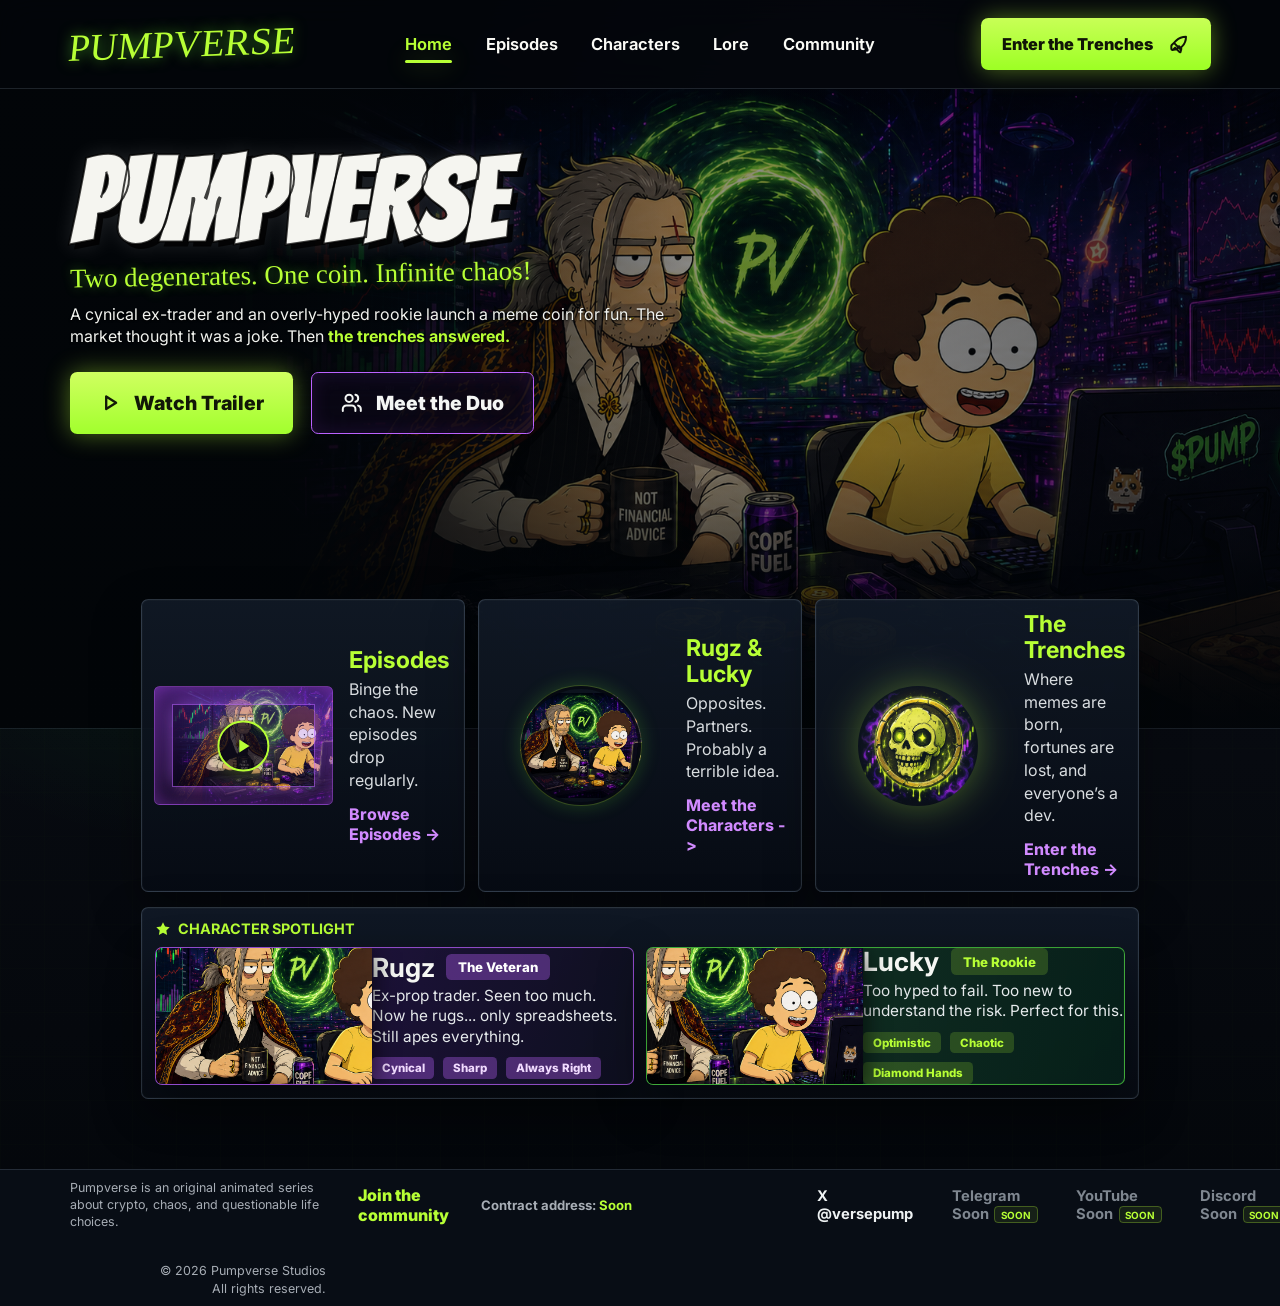
<file: index.html>
<!doctype html>
<html lang="en">
  <head>
    <meta charset="UTF-8" />
    <meta name="viewport" content="width=device-width, initial-scale=1.0" />
    <title>Pumpverse - Official Series</title>
    <link rel="preconnect" href="https://fonts.googleapis.com" />
    <link rel="preconnect" href="https://fonts.gstatic.com" crossorigin />
    <link href="https://fonts.googleapis.com/css2?family=Bangers&family=Inter:wght@400;500;600;700;800;900&family=Permanent+Marker&display=swap" rel="stylesheet" />
    <link rel="icon" href="assets/favicon.svg" type="image/svg+xml" />
    <link rel="stylesheet" href="styles.css" />
  </head>
  <body>
    <div class="page-shell">
      <header class="site-header">
        <a class="brand" href="index.html" aria-label="Pumpverse home">
          <span class="brand-word">Pumpverse</span>
        </a>

        <nav class="nav-links" aria-label="Main navigation">
          <a class="active" href="index.html">Home</a>
          <a href="episodes.html">Episodes</a>
          <a href="characters.html">Characters</a>
          <a href="lore.html">Lore</a>
          <a href="community.html">Community</a>
        </nav>

        <a class="primary-cta" href="trenches.html">
          <span>Enter the Trenches</span>
          <svg viewBox="0 0 24 24" aria-hidden="true">
            <path d="M5 19c2.8-.3 5.1-1.2 6.8-2.9m-3.9.2-2.1 2.1c-.8.8-2.1.2-2.1-.9v-3c0-.4.2-.8.5-1.1l2.4-2.4m1.3 5.3 4.9 4.9c.4.4 1 .2 1.2-.3l.8-3c.1-.4 0-.7-.3-1l-2.3-2.3m-5.6-3.6 4.9 4.9m-4.9-4.9 2.6-2.6c3.1-3.1 6.4-4.3 10.8-4.3 0 4.4-1.2 7.7-4.3 10.8l-2.6 2.6" />
          </svg>
        </a>
      </header>

      <main>
        <section class="hero" aria-labelledby="hero-title">
          <img class="hero-art" src="assets/hero.png" alt="Rugz and Lucky in a neon crypto city" />
          <div class="hero-overlay"></div>
          <div class="hero-copy">
            <h1 id="hero-title">Pumpverse</h1>
            <p class="tagline">Two degenerates. One coin. Infinite chaos!</p>
            <p class="intro">
              A cynical ex-trader and an overly-hyped rookie launch a meme coin for fun.
              The market thought it was a joke. Then <strong>the trenches answered.</strong>
            </p>
            <div class="hero-actions">
              <a class="btn btn-green" href="episodes.html">
                <svg viewBox="0 0 24 24" aria-hidden="true"><path d="M8 5v14l11-7z" /></svg>
                Watch Trailer
              </a>
              <a class="btn btn-ghost" href="#characters">
                <svg viewBox="0 0 24 24" aria-hidden="true"><path d="M16 21v-2a4 4 0 0 0-4-4H6a4 4 0 0 0-4 4v2m7-10a4 4 0 1 0 0-8 4 4 0 0 0 0 8Zm13 10v-2a4 4 0 0 0-3-3.9M16 3.1a4 4 0 0 1 0 7.8" /></svg>
                Meet the Duo
              </a>
            </div>
          </div>
        </section>

        <section class="feature-grid" id="episodes" aria-label="Featured sections">
          <article class="feature-card">
            <div class="episode-screen">
              <div class="screen-glow"></div>
              <svg viewBox="0 0 64 64" aria-hidden="true"><path d="M24 18v28l22-14z" /></svg>
            </div>
            <div>
              <h2>Episodes</h2>
              <p>Binge the chaos. New episodes drop regularly.</p>
              <a href="episodes.html">Browse Episodes <span aria-hidden="true">-></span></a>
            </div>
          </article>

          <article class="feature-card">
            <div class="duo-medallion"></div>
            <div>
              <h2>Rugz &amp; Lucky</h2>
              <p>Opposites. Partners. Probably a terrible idea.</p>
              <a href="characters.html">Meet the Characters <span aria-hidden="true">-></span></a>
            </div>
          </article>

          <article class="feature-card" id="lore">
            <img class="coin-icon" src="assets/coin.png" alt="Glowing skull coin" />
            <div>
              <h2>The Trenches</h2>
              <p>Where memes are born, fortunes are lost, and everyone’s a dev.</p>
              <a href="trenches.html">Enter the Trenches <span aria-hidden="true">-></span></a>
            </div>
          </article>
        </section>

        <section class="spotlight" id="characters" aria-labelledby="spotlight-title">
          <h2 id="spotlight-title">
            <svg viewBox="0 0 24 24" aria-hidden="true"><path d="m12 2 3.1 6.3 6.9 1-5 4.9 1.2 6.8L12 17.8 5.8 21 7 14.2 2 9.3l6.9-1z" /></svg>
            Character Spotlight
          </h2>
          <div class="character-grid">
            <article class="character-card rugz">
              <div class="character-crop rugz-crop"></div>
              <div>
                <div class="name-row">
                  <h3>Rugz</h3>
                  <span>The Veteran</span>
                </div>
                <p>Ex-prop trader. Seen too much. Now he rugs... only spreadsheets. Still apes everything.</p>
                <div class="chips">
                  <span>Cynical</span>
                  <span>Sharp</span>
                  <span>Always Right</span>
                </div>
              </div>
            </article>

            <article class="character-card lucky">
              <div class="character-crop lucky-crop"></div>
              <div>
                <div class="name-row">
                  <h3>Lucky</h3>
                  <span>The Rookie</span>
                </div>
                <p>Too hyped to fail. Too new to understand the risk. Perfect for this.</p>
                <div class="chips">
                  <span>Optimistic</span>
                  <span>Chaotic</span>
                  <span>Diamond Hands</span>
                </div>
              </div>
            </article>
          </div>
        </section>
      </main>

      <footer class="site-footer" id="community">
        <div class="footer-brand">
          <p>Pumpverse is an original animated series about crypto, chaos, and questionable life choices.</p>
        </div>
        <a class="community-link" href="#">Join the community</a>
        <p class="contract-address">Contract address: <span>Soon</span></p>
        <div class="socials" aria-label="Social links">
          <a href="https://x.com/versepump" aria-label="X @versepump" target="_blank" rel="noopener">X @versepump</a>
          <span class="soon-link" aria-label="Telegram coming soon">Telegram Soon</span>
          <span class="soon-link" aria-label="YouTube coming soon">YouTube Soon</span>
          <span class="soon-link" aria-label="Discord coming soon">Discord Soon</span>
        </div>
        <p class="copyright">© 2026 Pumpverse Studios<br />All rights reserved.</p>
      </footer>
    </div>
    <script src="script.js"></script>
  </body>
</html>
</file>
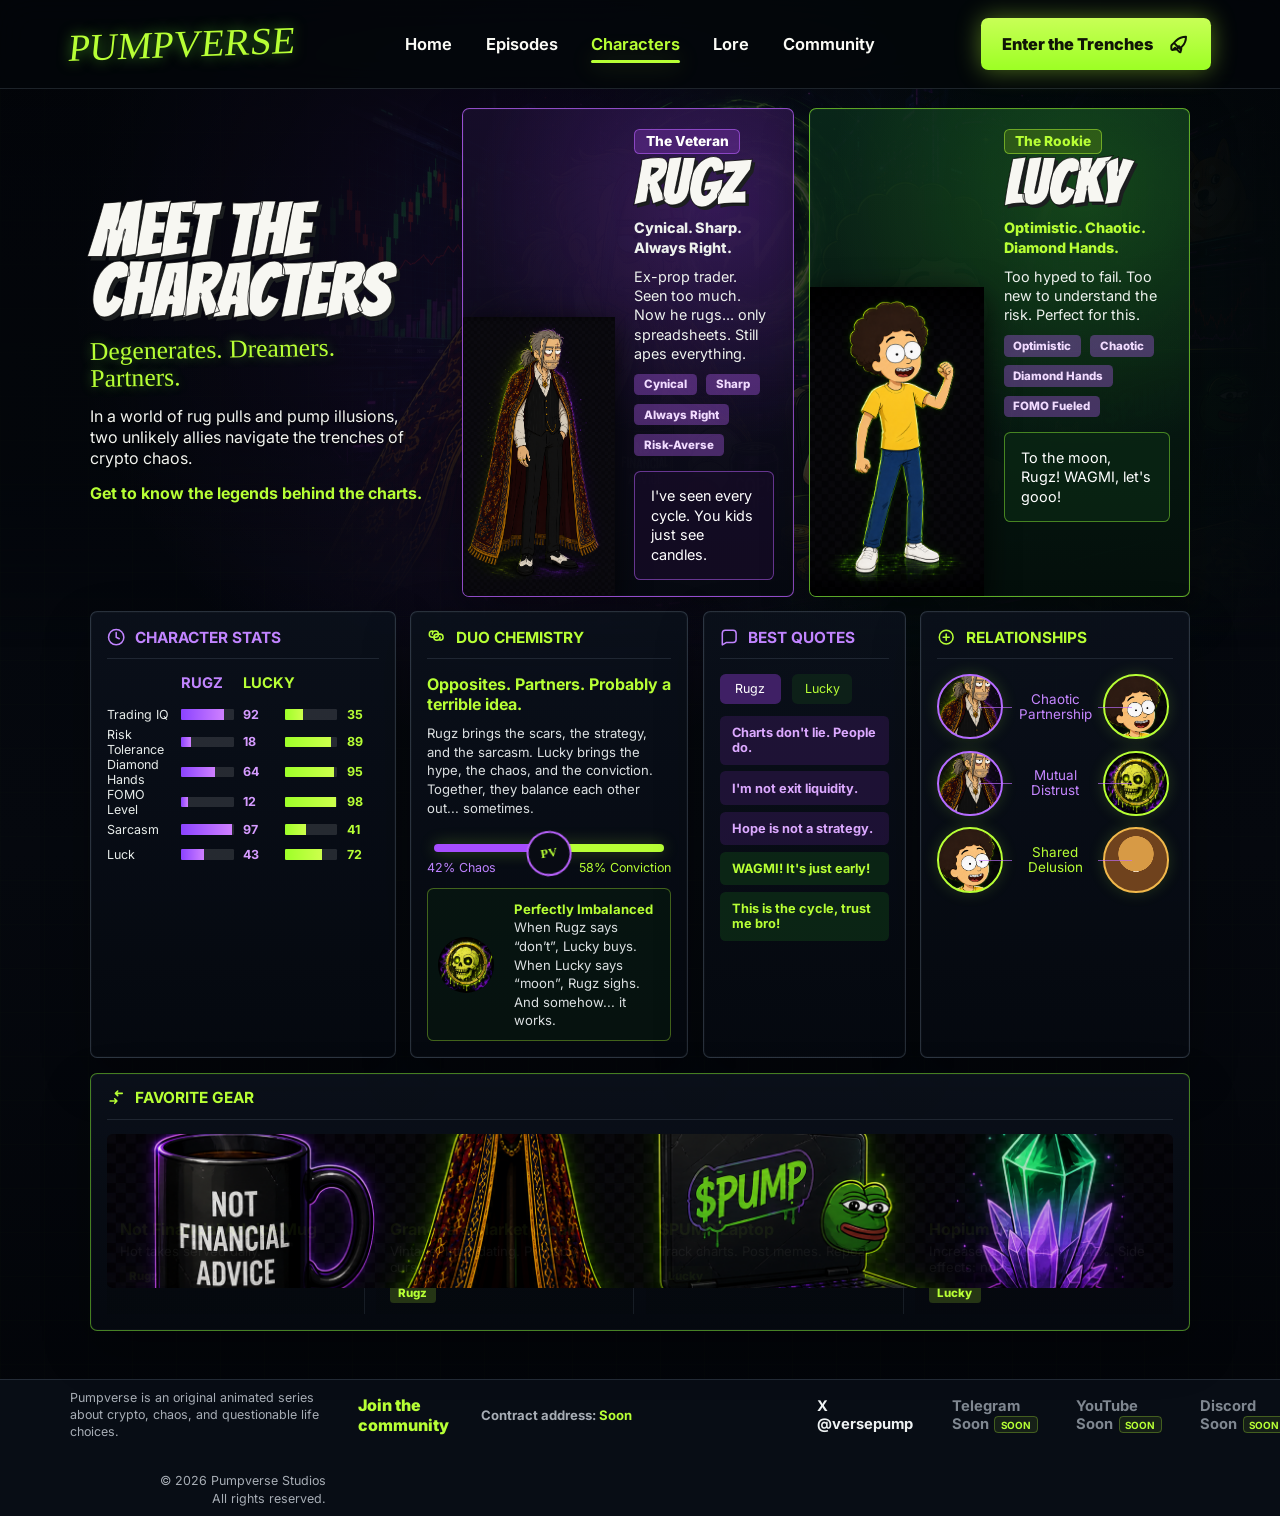
<file: characters.html>
<!doctype html>
<html lang="en">
  <head>
    <meta charset="UTF-8" />
    <meta name="viewport" content="width=device-width, initial-scale=1.0" />
    <title>Characters - Pumpverse</title>
    <link rel="preconnect" href="https://fonts.googleapis.com" />
    <link rel="preconnect" href="https://fonts.gstatic.com" crossorigin />
    <link href="https://fonts.googleapis.com/css2?family=Bangers&family=Inter:wght@400;500;600;700;800;900&family=Permanent+Marker&display=swap" rel="stylesheet" />
    <link rel="icon" href="assets/favicon.svg" type="image/svg+xml" />
    <link rel="stylesheet" href="styles.css" />
  </head>
  <body class="characters-body">
    <div class="page-shell">
      <header class="site-header">
        <a class="brand" href="index.html" aria-label="Pumpverse home">
          <span class="brand-word">Pumpverse</span>
        </a>

        <nav class="nav-links" aria-label="Main navigation">
          <a href="index.html">Home</a>
          <a href="episodes.html">Episodes</a>
          <a class="active" href="characters.html">Characters</a>
          <a href="lore.html">Lore</a>
          <a href="community.html">Community</a>
        </nav>

        <a class="primary-cta" href="trenches.html">
          <span>Enter the Trenches</span>
          <svg viewBox="0 0 24 24" aria-hidden="true">
            <path d="M5 19c2.8-.3 5.1-1.2 6.8-2.9m-3.9.2-2.1 2.1c-.8.8-2.1.2-2.1-.9v-3c0-.4.2-.8.5-1.1l2.4-2.4m1.3 5.3 4.9 4.9c.4.4 1 .2 1.2-.3l.8-3c.1-.4 0-.7-.3-1l-2.3-2.3m-5.6-3.6 4.9 4.9m-4.9-4.9 2.6-2.6c3.1-3.1 6.4-4.3 10.8-4.3 0 4.4-1.2 7.7-4.3 10.8l-2.6 2.6" />
          </svg>
        </a>
      </header>

      <main class="characters-page">
        <section class="characters-top" aria-labelledby="characters-title">
          <div class="characters-intro">
            <h1 id="characters-title">Meet the<br />Characters</h1>
            <p class="tagline">Degenerates. Dreamers. Partners.</p>
            <p class="intro">In a world of rug pulls and pump illusions, two unlikely allies navigate the trenches of crypto chaos.</p>
            <a class="green-link" href="#stats">Get to know the legends behind the charts.</a>
          </div>

          <article class="profile-panel profile-rugz">
            <div class="profile-portrait rugz-profile"></div>
            <div class="profile-copy">
              <span class="role-pill purple">The Veteran</span>
              <h2>Rugz</h2>
              <p class="profile-line">Cynical. Sharp. Always Right.</p>
              <p>Ex-prop trader. Seen too much. Now he rugs... only spreadsheets. Still apes everything.</p>
              <div class="chips">
                <span>Cynical</span>
                <span>Sharp</span>
                <span>Always Right</span>
                <span>Risk-Averse</span>
              </div>
              <blockquote>I've seen every cycle. You kids just see candles.</blockquote>
            </div>
          </article>

          <article class="profile-panel profile-lucky">
            <div class="profile-portrait lucky-profile"></div>
            <div class="profile-copy">
              <span class="role-pill green">The Rookie</span>
              <h2>Lucky</h2>
              <p class="profile-line">Optimistic. Chaotic. Diamond Hands.</p>
              <p>Too hyped to fail. Too new to understand the risk. Perfect for this.</p>
              <div class="chips">
                <span>Optimistic</span>
                <span>Chaotic</span>
                <span>Diamond Hands</span>
                <span>FOMO Fueled</span>
              </div>
              <blockquote>To the moon, Rugz! WAGMI, let's gooo!</blockquote>
            </div>
          </article>
        </section>

        <section class="characters-dashboard" id="stats" aria-label="Character details">
          <article class="dash-panel stats-panel">
            <h2>
              <svg viewBox="0 0 24 24" aria-hidden="true"><path d="M12 2a10 10 0 1 0 10 10A10 10 0 0 0 12 2Zm0 4v6l4 2" /></svg>
              Character Stats
            </h2>
            <div class="stats-head">
              <span></span>
              <strong>Rugz</strong>
              <strong>Lucky</strong>
            </div>
            <div class="stat-row"><span>Trading IQ</span><div style="--w:82%"></div><b>92</b><div style="--w:35%"></div><b>35</b></div>
            <div class="stat-row"><span>Risk Tolerance</span><div style="--w:18%"></div><b>18</b><div style="--w:89%"></div><b>89</b></div>
            <div class="stat-row"><span>Diamond Hands</span><div style="--w:64%"></div><b>64</b><div style="--w:95%"></div><b>95</b></div>
            <div class="stat-row"><span>FOMO Level</span><div style="--w:12%"></div><b>12</b><div style="--w:98%"></div><b>98</b></div>
            <div class="stat-row"><span>Sarcasm</span><div style="--w:97%"></div><b>97</b><div style="--w:41%"></div><b>41</b></div>
            <div class="stat-row"><span>Luck</span><div style="--w:43%"></div><b>43</b><div style="--w:72%"></div><b>72</b></div>
          </article>

          <article class="dash-panel chemistry-panel">
            <h2>
              <svg viewBox="0 0 24 24" aria-hidden="true"><path d="M7 8a4 4 0 1 1 4 4H7a4 4 0 1 1 0-8m10 8a4 4 0 1 1-4-4h4a4 4 0 1 1 0 8" /></svg>
              Duo Chemistry
            </h2>
            <h3>Opposites. Partners. Probably a terrible idea.</h3>
            <p>Rugz brings the scars, the strategy, and the sarcasm. Lucky brings the hype, the chaos, and the conviction. Together, they balance each other out... sometimes.</p>
            <div class="chemistry-meter">
              <span>42% Chaos</span>
              <strong>PV</strong>
              <span>58% Conviction</span>
            </div>
            <div class="mini-callout">
              <img src="assets/coin.png" alt="Skull coin" />
              <p><strong>Perfectly Imbalanced</strong>When Rugz says “don’t”, Lucky buys. When Lucky says “moon”, Rugz sighs. And somehow... it works.</p>
            </div>
          </article>

          <article class="dash-panel quotes-panel">
            <h2>
              <svg viewBox="0 0 24 24" aria-hidden="true"><path d="M21 15a4 4 0 0 1-4 4H8l-5 3V7a4 4 0 0 1 4-4h10a4 4 0 0 1 4 4z" /></svg>
              Best Quotes
            </h2>
            <div class="quote-tabs"><span>Rugz</span><span>Lucky</span></div>
            <p>Charts don't lie. People do.</p>
            <p>I'm not exit liquidity.</p>
            <p>Hope is not a strategy.</p>
            <p class="lucky-quote">WAGMI! It's just early!</p>
            <p class="lucky-quote">This is the cycle, trust me bro!</p>
          </article>

          <article class="dash-panel relations-panel">
            <h2>
              <svg viewBox="0 0 24 24" aria-hidden="true"><path d="M8 12h8m-4-4v8m9-4a9 9 0 1 1-18 0 9 9 0 0 1 18 0Z" /></svg>
              Relationships
            </h2>
            <div class="relation-row">
              <span class="face rugz-face"></span>
              <p>Chaotic<br />Partnership</p>
              <span class="face lucky-face"></span>
            </div>
            <div class="relation-row">
              <span class="face rugz-face"></span>
              <p>Mutual<br />Distrust</p>
              <span class="face skull-face"></span>
            </div>
            <div class="relation-row">
              <span class="face lucky-face"></span>
              <p>Shared<br />Delusion</p>
              <span class="face doge-face"></span>
            </div>
          </article>
        </section>

        <section class="gear-panel" aria-labelledby="gear-title">
          <h2 id="gear-title">
            <svg viewBox="0 0 24 24" aria-hidden="true"><path d="M20 7h-9m0 0 3-3m-3 3 3 3M4 17h9m0 0-3-3m3 3-3 3" /></svg>
            Favorite Gear
          </h2>
          <img src="assets/gear.png" alt="Favorite gear: mug, market cloak, laptop, hopium crystal" />
          <div class="gear-copy">
            <article><h3>Not Financial Advice Mug</h3><p>Hot takes served daily.</p><span>Rugz</span></article>
            <article><h3>Grandpa's Market Cloak</h3><p>Vintage. Intimidating. Probably cursed.</p><span>Rugz</span></article>
            <article><h3>$PUMP Laptop</h3><p>Track charts. Post memes. Repeat.</p><span>Lucky</span></article>
            <article><h3>Hopium Crystal</h3><p>Increase conviction by 200%. Side effects: none.</p><span>Lucky</span></article>
          </div>
        </section>
      </main>

      <footer class="site-footer" id="community">
        <div class="footer-brand">
          <p>Pumpverse is an original animated series about crypto, chaos, and questionable life choices.</p>
        </div>
        <a class="community-link" href="#">Join the community</a>
        <p class="contract-address">Contract address: <span>Soon</span></p>
        <div class="socials" aria-label="Social links">
          <a href="https://x.com/versepump" aria-label="X @versepump" target="_blank" rel="noopener">X @versepump</a>
          <span class="soon-link" aria-label="Telegram coming soon">Telegram Soon</span>
          <span class="soon-link" aria-label="YouTube coming soon">YouTube Soon</span>
          <span class="soon-link" aria-label="Discord coming soon">Discord Soon</span>
        </div>
        <p class="copyright">© 2026 Pumpverse Studios<br />All rights reserved.</p>
      </footer>
    </div>
    <script src="script.js"></script>
  </body>
</html>
</file>
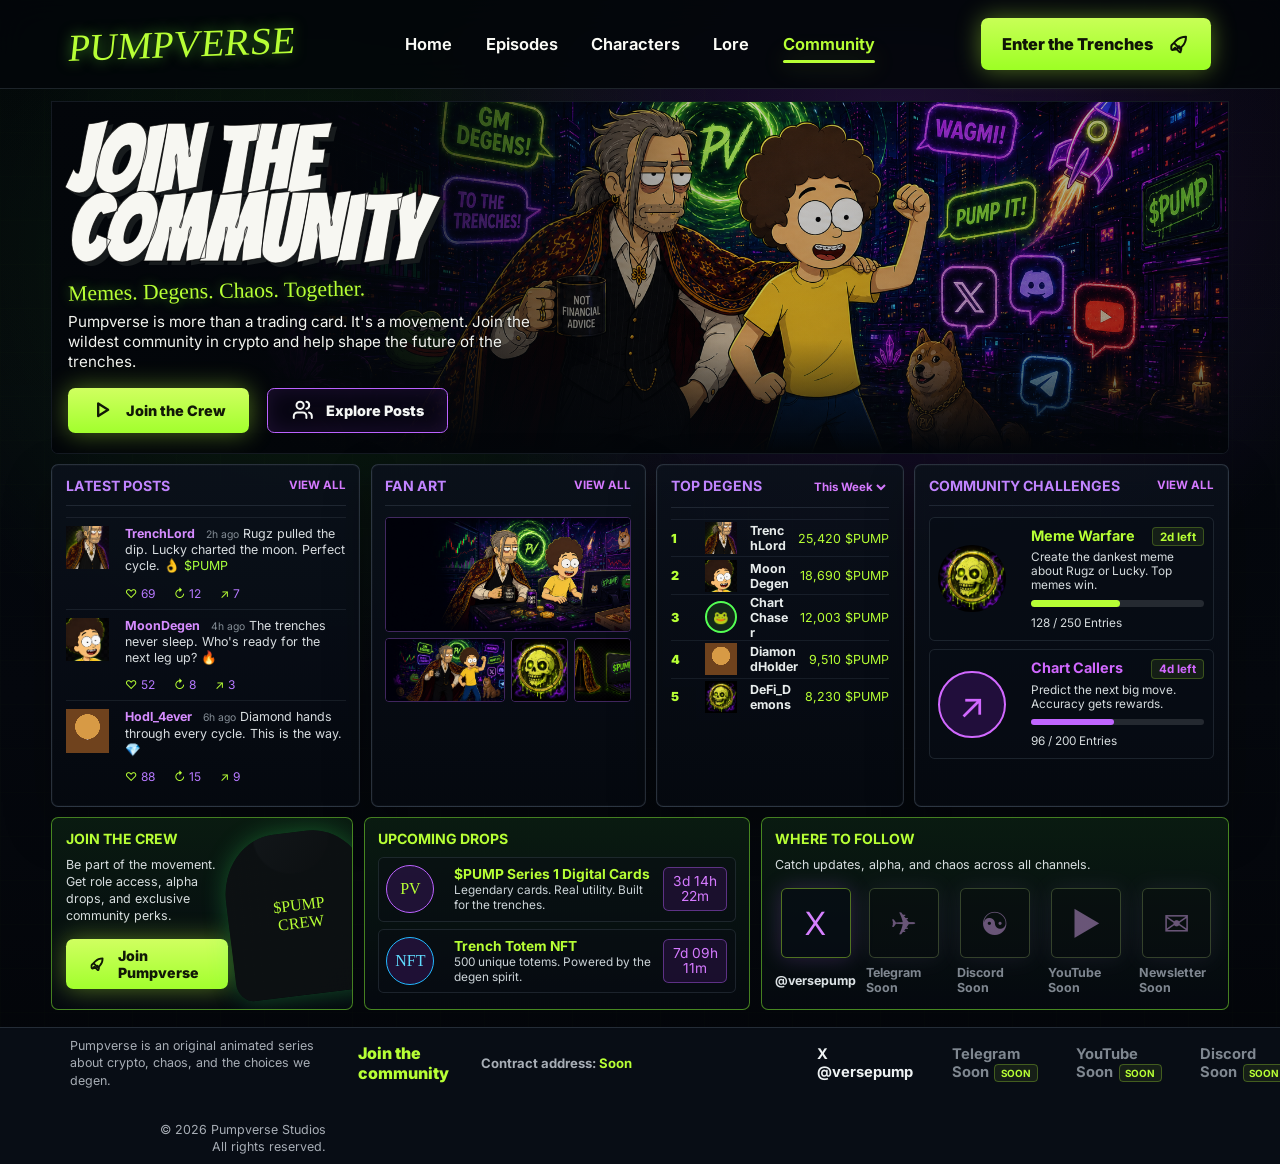
<file: community.html>
<!doctype html>
<html lang="en">
  <head>
    <meta charset="UTF-8" />
    <meta name="viewport" content="width=device-width, initial-scale=1.0" />
    <title>Community - Pumpverse</title>
    <link rel="preconnect" href="https://fonts.googleapis.com" />
    <link rel="preconnect" href="https://fonts.gstatic.com" crossorigin />
    <link href="https://fonts.googleapis.com/css2?family=Bangers&family=Inter:wght@400;500;600;700;800;900&family=Permanent+Marker&display=swap" rel="stylesheet" />
    <link rel="icon" href="assets/favicon.svg" type="image/svg+xml" />
    <link rel="stylesheet" href="styles.css" />
  </head>
  <body class="community-body">
    <div class="page-shell">
      <header class="site-header">
        <a class="brand" href="index.html" aria-label="Pumpverse home">
          <span class="brand-word">Pumpverse</span>
        </a>

        <nav class="nav-links" aria-label="Main navigation">
          <a href="index.html">Home</a>
          <a href="episodes.html">Episodes</a>
          <a href="characters.html">Characters</a>
          <a href="lore.html">Lore</a>
          <a class="active" href="community.html">Community</a>
        </nav>

        <a class="primary-cta" href="trenches.html">
          <span>Enter the Trenches</span>
          <svg viewBox="0 0 24 24" aria-hidden="true">
            <path d="M5 19c2.8-.3 5.1-1.2 6.8-2.9m-3.9.2-2.1 2.1c-.8.8-2.1.2-2.1-.9v-3c0-.4.2-.8.5-1.1l2.4-2.4m1.3 5.3 4.9 4.9c.4.4 1 .2 1.2-.3l.8-3c.1-.4 0-.7-.3-1l-2.3-2.3m-5.6-3.6 4.9 4.9m-4.9-4.9 2.6-2.6c3.1-3.1 6.4-4.3 10.8-4.3 0 4.4-1.2 7.7-4.3 10.8l-2.6 2.6" />
          </svg>
        </a>
      </header>

      <main class="community-page">
        <section class="community-hero" aria-labelledby="community-title">
          <img src="assets/community-hero.png" alt="Rugz and Lucky surrounded by neon community signs" />
          <div class="community-shade"></div>
          <div class="community-copy">
            <h1 id="community-title">Join the<br />Community</h1>
            <p class="tagline">Memes. Degens. Chaos. Together.</p>
            <p class="intro">Pumpverse is more than a trading card. It's a movement. Join the wildest community in crypto and help shape the future of the trenches.</p>
            <div class="hero-actions">
              <a class="btn btn-green" href="#join">
                <svg viewBox="0 0 24 24" aria-hidden="true"><path d="M8 5v14l11-7z" /></svg>
                Join the Crew
              </a>
              <a class="btn btn-ghost" href="#posts">
                <svg viewBox="0 0 24 24" aria-hidden="true"><path d="M16 21v-2a4 4 0 0 0-4-4H6a4 4 0 0 0-4 4v2m7-10a4 4 0 1 0 0-8 4 4 0 0 0 0 8Zm13 10v-2a4 4 0 0 0-3-3.9M16 3.1a4 4 0 0 1 0 7.8" /></svg>
                Explore Posts
              </a>
            </div>
          </div>
        </section>

        <section class="community-grid" id="posts" aria-label="Community panels">
          <article class="dash-panel latest-posts">
            <h2>Latest Posts <a href="#">View All</a></h2>
            <div class="post-row">
              <span class="avatar rugz-face"></span>
              <p><b>TrenchLord</b><small>2h ago</small> Rugz pulled the dip. Lucky charted the moon. Perfect cycle. 👌 <em>$PUMP</em></p>
              <div class="post-stats"><span>69</span><span>12</span><span>7</span></div>
            </div>
            <div class="post-row">
              <span class="avatar lucky-face"></span>
              <p><b>MoonDegen</b><small>4h ago</small> The trenches never sleep. Who's ready for the next leg up? 🔥</p>
              <div class="post-stats"><span>52</span><span>8</span><span>3</span></div>
            </div>
            <div class="post-row">
              <span class="avatar doge-face"></span>
              <p><b>Hodl_4ever</b><small>6h ago</small> Diamond hands through every cycle. This is the way. 💎</p>
              <div class="post-stats"><span>88</span><span>15</span><span>9</span></div>
            </div>
          </article>

          <article class="dash-panel fan-art">
            <h2>Fan Art <a href="#">View All</a></h2>
            <div class="art-mosaic">
              <img src="assets/hero.png" alt="Fan art featuring Rugz and Lucky" />
              <img src="assets/community-hero.png" alt="Neon city fan art" />
              <img src="assets/coin.png" alt="Skull coin fan art" />
              <img src="assets/gear.png" alt="Gear fan art" />
            </div>
          </article>

          <article class="dash-panel top-degens">
            <h2>Top Degens <select aria-label="Leaderboard range"><option>This Week</option></select></h2>
            <ol>
              <li><span class="avatar rugz-face"></span><b>TrenchLord</b><em>25,420 $PUMP</em></li>
              <li><span class="avatar lucky-face"></span><b>MoonDegen</b><em>18,690 $PUMP</em></li>
              <li><span class="avatar frog-mini"></span><b>ChartChaser</b><em>12,003 $PUMP</em></li>
              <li><span class="avatar doge-face"></span><b>DiamondHolder</b><em>9,510 $PUMP</em></li>
              <li><span class="avatar skull-face"></span><b>DeFi_Demons</b><em>8,230 $PUMP</em></li>
            </ol>
          </article>

          <article class="dash-panel challenges">
            <h2>Community Challenges <a href="#">View All</a></h2>
            <article class="challenge">
              <img src="assets/coin.png" alt="Skull coin challenge icon" />
              <div>
                <h3>Meme Warfare <span>2d left</span></h3>
                <p>Create the dankest meme about Rugz or Lucky. Top memes win.</p>
                <div class="progress"><span style="--w:51%"></span></div>
                <small>128 / 250 Entries</small>
              </div>
            </article>
            <article class="challenge">
              <span class="chart-icon">↗</span>
              <div>
                <h3>Chart Callers <span>4d left</span></h3>
                <p>Predict the next big move. Accuracy gets rewards.</p>
                <div class="progress purple"><span style="--w:48%"></span></div>
                <small>96 / 200 Entries</small>
              </div>
            </article>
          </article>
        </section>

        <section class="community-bottom" id="join" aria-label="Join and follow">
          <article class="join-card">
            <div>
              <h2>Join the Crew</h2>
              <p>Be part of the movement. Get role access, alpha drops, and exclusive community perks.</p>
              <a class="btn btn-green" href="#">
                <svg viewBox="0 0 24 24" aria-hidden="true"><path d="M5 19c2.8-.3 5.1-1.2 6.8-2.9m-3.9.2-2.1 2.1c-.8.8-2.1.2-2.1-.9v-3c0-.4.2-.8.5-1.1l2.4-2.4m1.3 5.3 4.9 4.9c.4.4 1 .2 1.2-.3l.8-3c.1-.4 0-.7-.3-1l-2.3-2.3m-5.6-3.6 4.9 4.9m-4.9-4.9 2.6-2.6c3.1-3.1 6.4-4.3 10.8-4.3 0 4.4-1.2 7.7-4.3 10.8l-2.6 2.6" /></svg>
                Join Pumpverse
              </a>
            </div>
            <div class="hoodie">$PUMP<br />CREW</div>
          </article>

          <article class="drops-card">
            <h2>Upcoming Drops</h2>
            <div class="drop-row">
              <span class="drop-icon">PV</span>
              <p><b>$PUMP Series 1 Digital Cards</b>Legendary cards. Real utility. Built for the trenches.</p>
              <time>3d 14h<br />22m</time>
            </div>
            <div class="drop-row">
              <span class="drop-icon blue">NFT</span>
              <p><b>Trench Totem NFT</b>500 unique totems. Powered by the degen spirit.</p>
              <time>7d 09h<br />11m</time>
            </div>
          </article>

          <article class="follow-card">
            <h2>Where to Follow</h2>
            <p>Catch updates, alpha, and chaos across all channels.</p>
            <div class="channel-grid">
              <a href="https://x.com/versepump" target="_blank" rel="noopener"><span>X</span><b>@versepump</b></a>
              <span class="channel-soon"><span>✈</span><b>Telegram Soon</b></span>
              <span class="channel-soon"><span>☯</span><b>Discord Soon</b></span>
              <span class="channel-soon"><span>▶</span><b>YouTube Soon</b></span>
              <span class="channel-soon"><span>✉</span><b>Newsletter Soon</b></span>
            </div>
          </article>
        </section>
      </main>

      <footer class="site-footer" id="community">
        <div class="footer-brand">
          <p>Pumpverse is an original animated series about crypto, chaos, and the choices we degen.</p>
        </div>
        <a class="community-link" href="community.html">Join the community</a>
        <p class="contract-address">Contract address: <span>Soon</span></p>
        <div class="socials" aria-label="Social links">
          <a href="https://x.com/versepump" aria-label="X @versepump" target="_blank" rel="noopener">X @versepump</a>
          <span class="soon-link" aria-label="Telegram coming soon">Telegram Soon</span>
          <span class="soon-link" aria-label="YouTube coming soon">YouTube Soon</span>
          <span class="soon-link" aria-label="Discord coming soon">Discord Soon</span>
        </div>
        <p class="copyright">© 2026 Pumpverse Studios<br />All rights reserved.</p>
      </footer>
    </div>
    <script src="script.js"></script>
  </body>
</html>
</file>
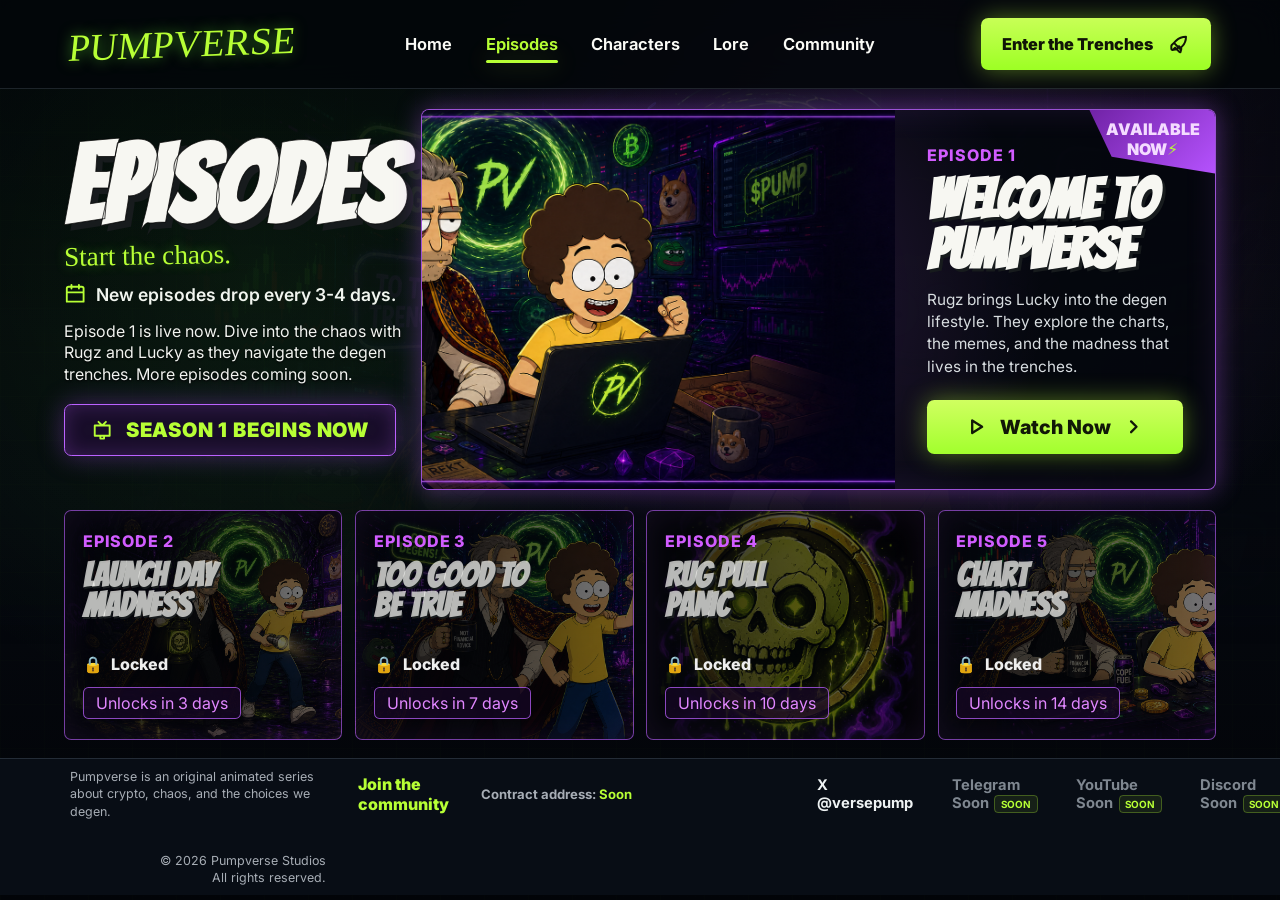
<file: episodes.html>
<!doctype html>
<html lang="en">
  <head>
    <meta charset="UTF-8" />
    <meta name="viewport" content="width=device-width, initial-scale=1.0" />
    <title>Pumpverse | Episodes</title>
    <link rel="preconnect" href="https://fonts.googleapis.com" />
    <link rel="preconnect" href="https://fonts.gstatic.com" crossorigin />
    <link href="https://fonts.googleapis.com/css2?family=Bangers&family=Inter:wght@400;500;600;700;800;900&family=Permanent+Marker&display=swap" rel="stylesheet" />
    <link rel="icon" href="assets/favicon.svg" type="image/svg+xml" />
    <link rel="stylesheet" href="styles.css" />
  </head>
  <body class="episodes-body">
    <div class="page-shell">
      <header class="site-header">
        <a class="brand" href="index.html" aria-label="Pumpverse home">
          <span class="brand-word">Pumpverse</span>
        </a>

        <nav class="nav-links" aria-label="Main navigation">
          <a href="index.html">Home</a>
          <a class="active" href="episodes.html">Episodes</a>
          <a href="characters.html">Characters</a>
          <a href="lore.html">Lore</a>
          <a href="community.html">Community</a>
        </nav>

        <a class="primary-cta" href="trenches.html">
          <span>Enter the Trenches</span>
          <svg viewBox="0 0 24 24" aria-hidden="true">
            <path d="M5 19c2.8-.3 5.1-1.2 6.8-2.9m-3.9.2-2.1 2.1c-.8.8-2.1.2-2.1-.9v-3c0-.4.2-.8.5-1.1l2.4-2.4m1.3 5.3 4.9 4.9c.4.4 1 .2 1.2-.3l.8-3c.1-.4 0-.7-.3-1l-2.3-2.3m-5.6-3.6 4.9 4.9m-4.9-4.9 2.6-2.6c3.1-3.1 6.4-4.3 10.8-4.3 0 4.4-1.2 7.7-4.3 10.8l-2.6 2.6" />
          </svg>
        </a>
      </header>

      <main class="episodes-page">
        <section class="episodes-hero" aria-labelledby="episodes-title">
          <div class="episodes-copy">
            <h1 id="episodes-title">Episodes</h1>
            <p class="tagline">Start the chaos.</p>
            <p class="drop-note">
              <svg viewBox="0 0 24 24" aria-hidden="true"><path d="M8 2v4m8-4v4M3 10h18M5 4h14a2 2 0 0 1 2 2v14H3V6a2 2 0 0 1 2-2Z" /></svg>
              New episodes drop every 3-4 days.
            </p>
            <p class="intro">Episode 1 is live now. Dive into the chaos with Rugz and Lucky as they navigate the degen trenches. More episodes coming soon.</p>
            <div class="season-pill">
              <svg viewBox="0 0 24 24" aria-hidden="true"><path d="M4 7h16v11H4zM8 3l4 4 4-4M10 18v3h4v-3" /></svg>
              Season 1 begins now
            </div>
          </div>

          <article class="featured-episode">
            <img src="assets/episode-1.png" alt="Rugz and Lucky watching charts in Episode 1" />
            <div class="episode-badge">Available<br />Now</div>
            <div class="featured-copy">
              <span>Episode 1</span>
              <h2>Welcome to Pumpverse</h2>
              <p>Rugz brings Lucky into the degen lifestyle. They explore the charts, the memes, and the madness that lives in the trenches.</p>
              <a class="btn btn-green" href="https://x.com/versepump/status/2057537983419719807?s=20" target="_blank" rel="noopener">
                <svg viewBox="0 0 24 24" aria-hidden="true"><path d="M8 5v14l11-7z" /></svg>
                Watch Now
                <svg viewBox="0 0 24 24" aria-hidden="true"><path d="m9 18 6-6-6-6" /></svg>
              </a>
            </div>
          </article>
        </section>

        <section class="episode-list" aria-label="Season 1 episodes">
          <article class="episode-card launch">
            <span>Episode 2</span>
            <h2>Launch Day Madness</h2>
            <p>Locked</p>
            <em>Unlocks in 3 days</em>
          </article>
          <article class="episode-card too-good">
            <span>Episode 3</span>
            <h2>Too Good To Be True</h2>
            <p>Locked</p>
            <em>Unlocks in 7 days</em>
          </article>
          <article class="episode-card rug-pull">
            <span>Episode 4</span>
            <h2>Rug Pull Panic</h2>
            <p>Locked</p>
            <em>Unlocks in 10 days</em>
          </article>
          <article class="episode-card chart">
            <span>Episode 5</span>
            <h2>Chart Madness</h2>
            <p>Locked</p>
            <em>Unlocks in 14 days</em>
          </article>
        </section>
      </main>

      <footer class="site-footer" id="community">
        <div class="footer-brand">
          <p>Pumpverse is an original animated series about crypto, chaos, and the choices we degen.</p>
        </div>
        <a class="community-link" href="community.html">Join the community</a>
        <p class="contract-address">Contract address: <span>Soon</span></p>
        <div class="socials" aria-label="Social links">
          <a href="https://x.com/versepump" aria-label="X @versepump" target="_blank" rel="noopener">X @versepump</a>
          <span class="soon-link" aria-label="Telegram coming soon">Telegram Soon</span>
          <span class="soon-link" aria-label="YouTube coming soon">YouTube Soon</span>
          <span class="soon-link" aria-label="Discord coming soon">Discord Soon</span>
        </div>
        <p class="copyright">© 2026 Pumpverse Studios<br />All rights reserved.</p>
      </footer>
    </div>
    <script src="script.js"></script>
  </body>
</html>
</file>
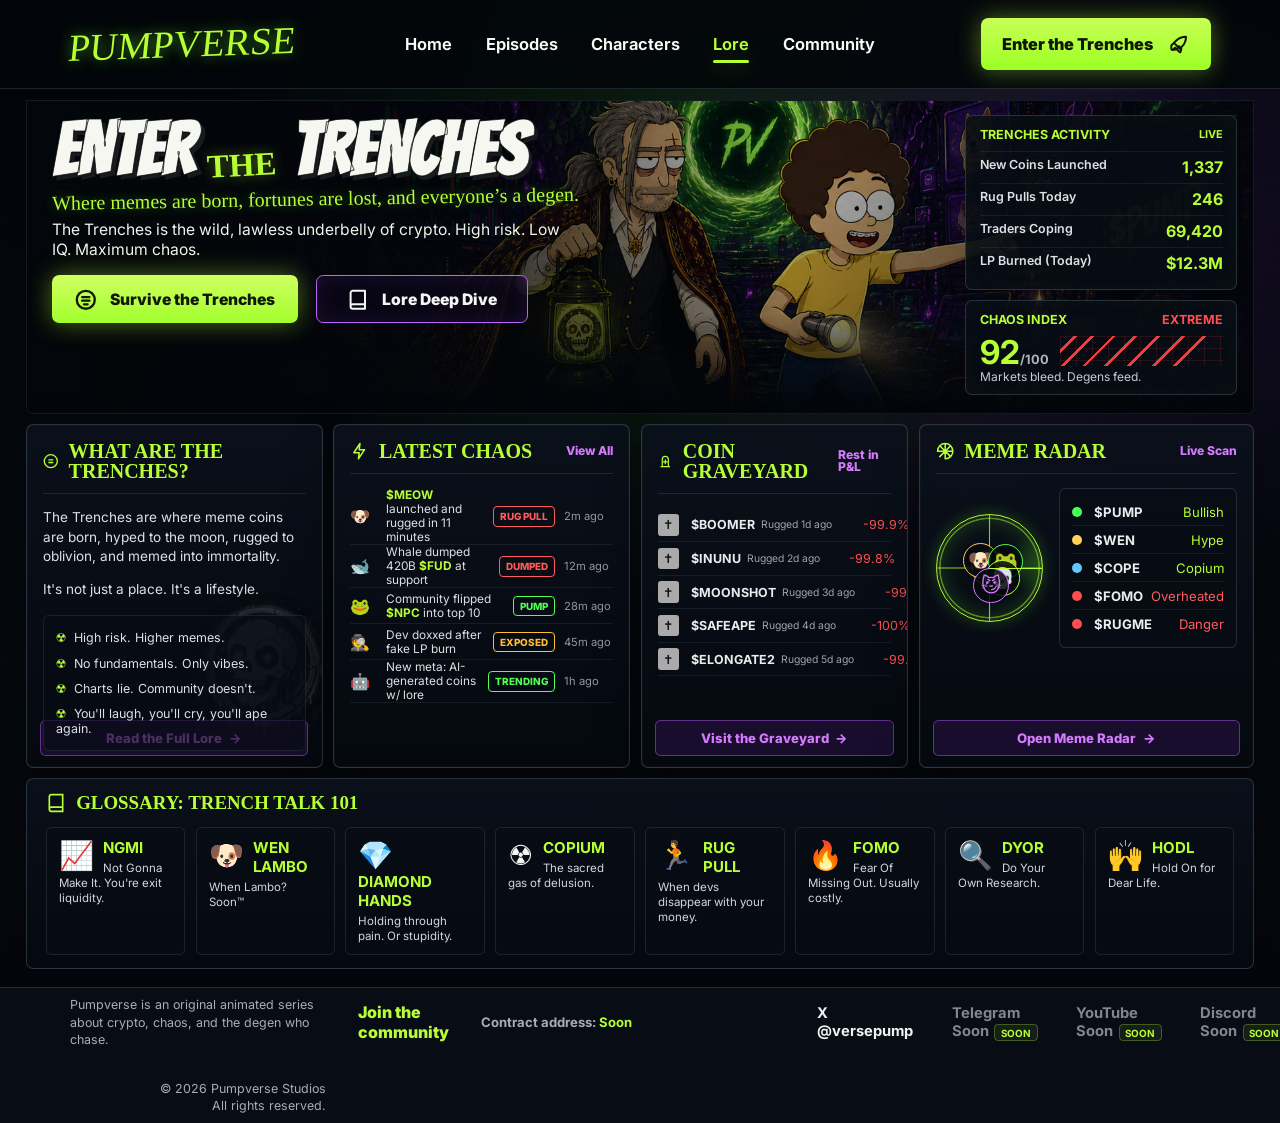
<file: lore.html>
<!doctype html>
<html lang="en">
  <head>
    <meta charset="UTF-8" />
    <meta name="viewport" content="width=device-width, initial-scale=1.0" />
    <title>Trenches - Pumpverse</title>
    <link rel="preconnect" href="https://fonts.googleapis.com" />
    <link rel="preconnect" href="https://fonts.gstatic.com" crossorigin />
    <link href="https://fonts.googleapis.com/css2?family=Bangers&family=Inter:wght@400;500;600;700;800;900&family=Permanent+Marker&display=swap" rel="stylesheet" />
    <link rel="icon" href="assets/favicon.svg" type="image/svg+xml" />
    <link rel="stylesheet" href="styles.css" />
  </head>
  <body class="lore-body">
    <div class="page-shell">
      <header class="site-header">
        <a class="brand" href="index.html" aria-label="Pumpverse home">
          <span class="brand-word">Pumpverse</span>
        </a>

        <nav class="nav-links" aria-label="Main navigation">
          <a href="index.html">Home</a>
          <a href="episodes.html">Episodes</a>
          <a href="characters.html">Characters</a>
          <a class="active" href="lore.html">Lore</a>
          <a href="community.html">Community</a>
        </nav>

        <a class="primary-cta" href="trenches.html">
          <span>Enter the Trenches</span>
          <svg viewBox="0 0 24 24" aria-hidden="true">
            <path d="M5 19c2.8-.3 5.1-1.2 6.8-2.9m-3.9.2-2.1 2.1c-.8.8-2.1.2-2.1-.9v-3c0-.4.2-.8.5-1.1l2.4-2.4m1.3 5.3 4.9 4.9c.4.4 1 .2 1.2-.3l.8-3c.1-.4 0-.7-.3-1l-2.3-2.3m-5.6-3.6 4.9 4.9m-4.9-4.9 2.6-2.6c3.1-3.1 6.4-4.3 10.8-4.3 0 4.4-1.2 7.7-4.3 10.8l-2.6 2.6" />
          </svg>
        </a>
      </header>

      <main class="lore-page">
        <section class="lore-hero" aria-labelledby="lore-title">
          <img src="assets/lore-hero.png" alt="Rugz and Lucky entering the crypto trenches" />
          <div class="lore-shade"></div>
          <div class="lore-copy">
            <h1 id="lore-title">Enter <span>the</span><br class="lore-mobile-break" /> Trenches</h1>
            <p class="tagline">Where memes are born, fortunes are lost, and everyone’s a degen.</p>
            <p class="intro">The Trenches is the wild, lawless underbelly of crypto. High risk. Low IQ. Maximum chaos.</p>
            <div class="hero-actions">
              <a class="btn btn-green" href="#trenches">
                <svg viewBox="0 0 24 24" aria-hidden="true"><path d="M12 2a10 10 0 1 0 10 10A10 10 0 0 0 12 2Zm-4 7h8m-8 4h8m-6 4h4" /></svg>
                Survive the Trenches
              </a>
              <a class="btn btn-ghost" href="#glossary">
                <svg viewBox="0 0 24 24" aria-hidden="true"><path d="M4 19.5A2.5 2.5 0 0 1 6.5 17H20M4 4.5A2.5 2.5 0 0 1 6.5 2H20v20H6.5A2.5 2.5 0 0 1 4 19.5v-15Z" /></svg>
                Lore Deep Dive
              </a>
            </div>
          </div>

          <aside class="activity-stack" aria-label="Trenches activity">
            <article class="activity-card">
              <h2>Trenches Activity <span>Live</span></h2>
              <div><strong>New Coins Launched</strong><b>1,337</b></div>
              <div><strong>Rug Pulls Today</strong><b>246</b></div>
              <div><strong>Traders Coping</strong><b>69,420</b></div>
              <div><strong>LP Burned (Today)</strong><b>$12.3M</b></div>
            </article>
            <article class="chaos-card">
              <h2>Chaos Index <span>Extreme</span></h2>
              <strong>92<small>/100</small></strong>
              <div class="sparkline"></div>
              <p>Markets bleed. Degens feed.</p>
            </article>
          </aside>
        </section>

        <section class="lore-grid" id="trenches" aria-label="Trenches panels">
          <article class="dash-panel trenches-panel">
            <img class="watermark-coin" src="assets/coin.png" alt="" aria-hidden="true" />
            <h2>
              <svg viewBox="0 0 24 24" aria-hidden="true"><path d="M12 2a10 10 0 1 0 10 10A10 10 0 0 0 12 2Zm-3 8h6m-6 4h6" /></svg>
              What Are the Trenches?
            </h2>
            <p>The Trenches are where meme coins are born, hyped to the moon, rugged to oblivion, and memed into immortality.</p>
            <p>It's not just a place. It's a lifestyle.</p>
            <ul class="lore-list">
              <li>High risk. Higher memes.</li>
              <li>No fundamentals. Only vibes.</li>
              <li>Charts lie. Community doesn't.</li>
              <li>You'll laugh, you'll cry, you'll ape again.</li>
            </ul>
            <a class="panel-link" href="#glossary">Read the Full Lore <span aria-hidden="true">-></span></a>
          </article>

          <article class="dash-panel chaos-feed">
            <h2>
              <svg viewBox="0 0 24 24" aria-hidden="true"><path d="m13 2-8 12h7l-1 8 8-12h-7z" /></svg>
              Latest Chaos
              <a href="#">View All</a>
            </h2>
            <div class="feed-row"><span>🐶</span><p><b>$MEOW</b> launched and rugged in 11 minutes</p><em>Rug Pull</em><time>2m ago</time></div>
            <div class="feed-row"><span>🐋</span><p>Whale dumped 420B <b>$FUD</b> at support</p><em>Dumped</em><time>12m ago</time></div>
            <div class="feed-row"><span>🐸</span><p>Community flipped <b>$NPC</b> into top 10</p><em>Pump</em><time>28m ago</time></div>
            <div class="feed-row"><span>🕵</span><p>Dev doxxed after fake LP burn</p><em>Exposed</em><time>45m ago</time></div>
            <div class="feed-row"><span>🤖</span><p>New meta: AI-generated coins w/ lore</p><em>Trending</em><time>1h ago</time></div>
          </article>

          <article class="dash-panel graveyard-panel">
            <h2>
              <svg viewBox="0 0 24 24" aria-hidden="true"><path d="M7 21V9a5 5 0 0 1 10 0v12M5 21h14M9 13h6M12 10v6" /></svg>
              Coin Graveyard
              <a href="#">Rest in P&amp;L</a>
            </h2>
            <div class="grave-row"><span>✝</span><b>$BOOMER</b><small>Rugged 1d ago</small><em>-99.9%</em></div>
            <div class="grave-row"><span>✝</span><b>$INUNU</b><small>Rugged 2d ago</small><em>-99.8%</em></div>
            <div class="grave-row"><span>✝</span><b>$MOONSHOT</b><small>Rugged 3d ago</small><em>-99.7%</em></div>
            <div class="grave-row"><span>✝</span><b>$SAFEAPE</b><small>Rugged 4d ago</small><em>-100%</em></div>
            <div class="grave-row"><span>✝</span><b>$ELONGATE2</b><small>Rugged 5d ago</small><em>-99.6%</em></div>
            <a class="panel-link" href="#">Visit the Graveyard <span aria-hidden="true">-></span></a>
          </article>

          <article class="dash-panel radar-panel">
            <h2>
              <svg viewBox="0 0 24 24" aria-hidden="true"><path d="M12 22a10 10 0 1 0-10-10h20M12 2v20M4.9 4.9l14.2 14.2M19.1 4.9 4.9 19.1" /></svg>
              Meme Radar
              <a href="#">Live Scan</a>
            </h2>
            <div class="radar-content">
              <div class="radar">
                <span class="dot dog"></span>
                <span class="dot frog"></span>
                <span class="dot skull"></span>
                <span class="dot cat"></span>
              </div>
              <div class="radar-legend">
                <p><span></span><b>$PUMP</b><em>Bullish</em></p>
                <p><span></span><b>$WEN</b><em>Hype</em></p>
                <p><span></span><b>$COPE</b><em>Copium</em></p>
                <p><span></span><b>$FOMO</b><em>Overheated</em></p>
                <p><span></span><b>$RUGME</b><em>Danger</em></p>
              </div>
            </div>
            <a class="panel-link" href="#">Open Meme Radar <span aria-hidden="true">-></span></a>
          </article>
        </section>

        <section class="glossary-panel" id="glossary" aria-labelledby="glossary-title">
          <h2 id="glossary-title">
            <svg viewBox="0 0 24 24" aria-hidden="true"><path d="M4 19.5A2.5 2.5 0 0 1 6.5 17H20M4 4.5A2.5 2.5 0 0 1 6.5 2H20v20H6.5A2.5 2.5 0 0 1 4 19.5v-15Z" /></svg>
            Glossary: Trench Talk 101
          </h2>
          <div class="glossary-grid">
            <article><span>📈</span><h3>NGMI</h3><p>Not Gonna Make It. You're exit liquidity.</p></article>
            <article><span>🐶</span><h3>Wen Lambo</h3><p>When Lambo? Soon™</p></article>
            <article><span>💎</span><h3>Diamond Hands</h3><p>Holding through pain. Or stupidity.</p></article>
            <article><span>☢</span><h3>Copium</h3><p>The sacred gas of delusion.</p></article>
            <article><span>🏃</span><h3>Rug Pull</h3><p>When devs disappear with your money.</p></article>
            <article><span>🔥</span><h3>FOMO</h3><p>Fear Of Missing Out. Usually costly.</p></article>
            <article><span>🔍</span><h3>DYOR</h3><p>Do Your Own Research.</p></article>
            <article><span>🙌</span><h3>HODL</h3><p>Hold On for Dear Life.</p></article>
          </div>
        </section>
      </main>

      <footer class="site-footer" id="community">
        <div class="footer-brand">
          <p>Pumpverse is an original animated series about crypto, chaos, and the degen who chase.</p>
        </div>
        <a class="community-link" href="#">Join the community</a>
        <p class="contract-address">Contract address: <span>Soon</span></p>
        <div class="socials" aria-label="Social links">
          <a href="https://x.com/versepump" aria-label="X @versepump" target="_blank" rel="noopener">X @versepump</a>
          <span class="soon-link" aria-label="Telegram coming soon">Telegram Soon</span>
          <span class="soon-link" aria-label="YouTube coming soon">YouTube Soon</span>
          <span class="soon-link" aria-label="Discord coming soon">Discord Soon</span>
        </div>
        <p class="copyright">© 2026 Pumpverse Studios<br />All rights reserved.</p>
      </footer>
    </div>
    <script src="script.js"></script>
  </body>
</html>
</file>
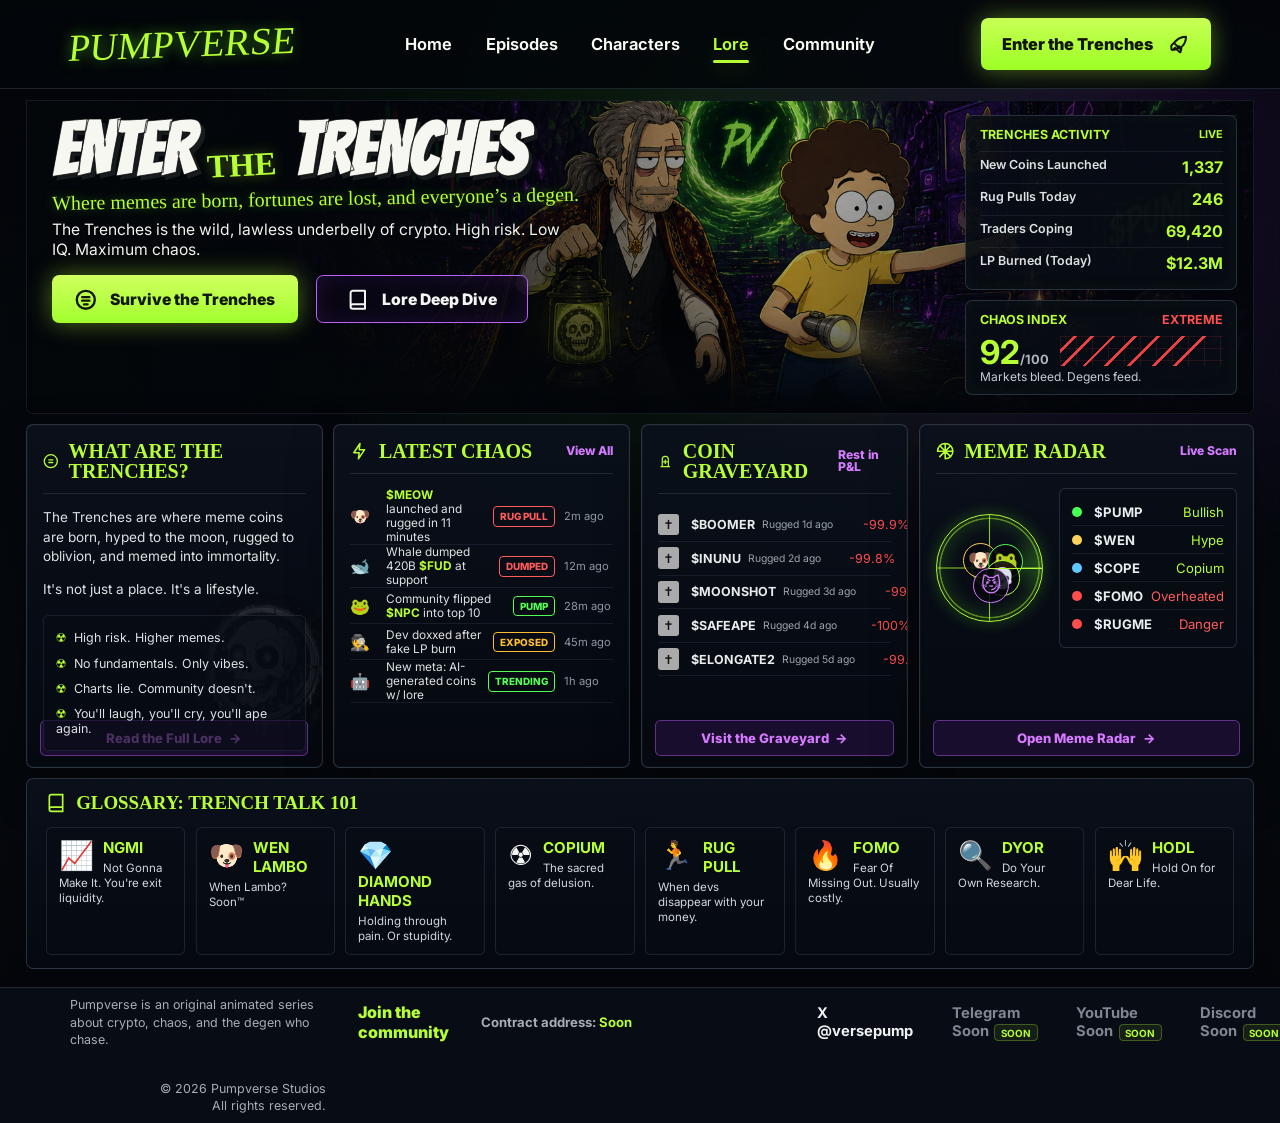
<file: trenches.html>
<!doctype html>
<html lang="en">
  <head>
    <meta charset="UTF-8" />
    <meta name="viewport" content="width=device-width, initial-scale=1.0" />
    <title>Trenches - Pumpverse</title>
    <link rel="preconnect" href="https://fonts.googleapis.com" />
    <link rel="preconnect" href="https://fonts.gstatic.com" crossorigin />
    <link href="https://fonts.googleapis.com/css2?family=Bangers&family=Inter:wght@400;500;600;700;800;900&family=Permanent+Marker&display=swap" rel="stylesheet" />
    <link rel="icon" href="assets/favicon.svg" type="image/svg+xml" />
    <link rel="stylesheet" href="styles.css" />
  </head>
  <body class="lore-body">
    <div class="page-shell">
      <header class="site-header">
        <a class="brand" href="index.html" aria-label="Pumpverse home">
          <span class="brand-word">Pumpverse</span>
        </a>

        <nav class="nav-links" aria-label="Main navigation">
          <a href="index.html">Home</a>
          <a href="episodes.html">Episodes</a>
          <a href="characters.html">Characters</a>
          <a class="active" href="trenches.html">Lore</a>
          <a href="community.html">Community</a>
        </nav>

        <a class="primary-cta" href="trenches.html">
          <span>Enter the Trenches</span>
          <svg viewBox="0 0 24 24" aria-hidden="true">
            <path d="M5 19c2.8-.3 5.1-1.2 6.8-2.9m-3.9.2-2.1 2.1c-.8.8-2.1.2-2.1-.9v-3c0-.4.2-.8.5-1.1l2.4-2.4m1.3 5.3 4.9 4.9c.4.4 1 .2 1.2-.3l.8-3c.1-.4 0-.7-.3-1l-2.3-2.3m-5.6-3.6 4.9 4.9m-4.9-4.9 2.6-2.6c3.1-3.1 6.4-4.3 10.8-4.3 0 4.4-1.2 7.7-4.3 10.8l-2.6 2.6" />
          </svg>
        </a>
      </header>

      <main class="lore-page">
        <section class="lore-hero" aria-labelledby="lore-title">
          <img src="assets/lore-hero.png" alt="Rugz and Lucky entering the crypto trenches" />
          <div class="lore-shade"></div>
          <div class="lore-copy">
            <h1 id="lore-title">Enter <span>the</span><br class="lore-mobile-break" /> Trenches</h1>
            <p class="tagline">Where memes are born, fortunes are lost, and everyone’s a degen.</p>
            <p class="intro">The Trenches is the wild, lawless underbelly of crypto. High risk. Low IQ. Maximum chaos.</p>
            <div class="hero-actions">
              <a class="btn btn-green" href="#trenches">
                <svg viewBox="0 0 24 24" aria-hidden="true"><path d="M12 2a10 10 0 1 0 10 10A10 10 0 0 0 12 2Zm-4 7h8m-8 4h8m-6 4h4" /></svg>
                Survive the Trenches
              </a>
              <a class="btn btn-ghost" href="#glossary">
                <svg viewBox="0 0 24 24" aria-hidden="true"><path d="M4 19.5A2.5 2.5 0 0 1 6.5 17H20M4 4.5A2.5 2.5 0 0 1 6.5 2H20v20H6.5A2.5 2.5 0 0 1 4 19.5v-15Z" /></svg>
                Lore Deep Dive
              </a>
            </div>
          </div>

          <aside class="activity-stack" aria-label="Trenches activity">
            <article class="activity-card">
              <h2>Trenches Activity <span>Live</span></h2>
              <div><strong>New Coins Launched</strong><b>1,337</b></div>
              <div><strong>Rug Pulls Today</strong><b>246</b></div>
              <div><strong>Traders Coping</strong><b>69,420</b></div>
              <div><strong>LP Burned (Today)</strong><b>$12.3M</b></div>
            </article>
            <article class="chaos-card">
              <h2>Chaos Index <span>Extreme</span></h2>
              <strong>92<small>/100</small></strong>
              <div class="sparkline"></div>
              <p>Markets bleed. Degens feed.</p>
            </article>
          </aside>
        </section>

        <section class="lore-grid" id="trenches" aria-label="Trenches panels">
          <article class="dash-panel trenches-panel">
            <img class="watermark-coin" src="assets/coin.png" alt="" aria-hidden="true" />
            <h2>
              <svg viewBox="0 0 24 24" aria-hidden="true"><path d="M12 2a10 10 0 1 0 10 10A10 10 0 0 0 12 2Zm-3 8h6m-6 4h6" /></svg>
              What Are the Trenches?
            </h2>
            <p>The Trenches are where meme coins are born, hyped to the moon, rugged to oblivion, and memed into immortality.</p>
            <p>It's not just a place. It's a lifestyle.</p>
            <ul class="lore-list">
              <li>High risk. Higher memes.</li>
              <li>No fundamentals. Only vibes.</li>
              <li>Charts lie. Community doesn't.</li>
              <li>You'll laugh, you'll cry, you'll ape again.</li>
            </ul>
            <a class="panel-link" href="#glossary">Read the Full Lore <span aria-hidden="true">-></span></a>
          </article>

          <article class="dash-panel chaos-feed">
            <h2>
              <svg viewBox="0 0 24 24" aria-hidden="true"><path d="m13 2-8 12h7l-1 8 8-12h-7z" /></svg>
              Latest Chaos
              <a href="#">View All</a>
            </h2>
            <div class="feed-row"><span>🐶</span><p><b>$MEOW</b> launched and rugged in 11 minutes</p><em>Rug Pull</em><time>2m ago</time></div>
            <div class="feed-row"><span>🐋</span><p>Whale dumped 420B <b>$FUD</b> at support</p><em>Dumped</em><time>12m ago</time></div>
            <div class="feed-row"><span>🐸</span><p>Community flipped <b>$NPC</b> into top 10</p><em>Pump</em><time>28m ago</time></div>
            <div class="feed-row"><span>🕵</span><p>Dev doxxed after fake LP burn</p><em>Exposed</em><time>45m ago</time></div>
            <div class="feed-row"><span>🤖</span><p>New meta: AI-generated coins w/ lore</p><em>Trending</em><time>1h ago</time></div>
          </article>

          <article class="dash-panel graveyard-panel">
            <h2>
              <svg viewBox="0 0 24 24" aria-hidden="true"><path d="M7 21V9a5 5 0 0 1 10 0v12M5 21h14M9 13h6M12 10v6" /></svg>
              Coin Graveyard
              <a href="#">Rest in P&amp;L</a>
            </h2>
            <div class="grave-row"><span>✝</span><b>$BOOMER</b><small>Rugged 1d ago</small><em>-99.9%</em></div>
            <div class="grave-row"><span>✝</span><b>$INUNU</b><small>Rugged 2d ago</small><em>-99.8%</em></div>
            <div class="grave-row"><span>✝</span><b>$MOONSHOT</b><small>Rugged 3d ago</small><em>-99.7%</em></div>
            <div class="grave-row"><span>✝</span><b>$SAFEAPE</b><small>Rugged 4d ago</small><em>-100%</em></div>
            <div class="grave-row"><span>✝</span><b>$ELONGATE2</b><small>Rugged 5d ago</small><em>-99.6%</em></div>
            <a class="panel-link" href="#">Visit the Graveyard <span aria-hidden="true">-></span></a>
          </article>

          <article class="dash-panel radar-panel">
            <h2>
              <svg viewBox="0 0 24 24" aria-hidden="true"><path d="M12 22a10 10 0 1 0-10-10h20M12 2v20M4.9 4.9l14.2 14.2M19.1 4.9 4.9 19.1" /></svg>
              Meme Radar
              <a href="#">Live Scan</a>
            </h2>
            <div class="radar-content">
              <div class="radar">
                <span class="dot dog"></span>
                <span class="dot frog"></span>
                <span class="dot skull"></span>
                <span class="dot cat"></span>
              </div>
              <div class="radar-legend">
                <p><span></span><b>$PUMP</b><em>Bullish</em></p>
                <p><span></span><b>$WEN</b><em>Hype</em></p>
                <p><span></span><b>$COPE</b><em>Copium</em></p>
                <p><span></span><b>$FOMO</b><em>Overheated</em></p>
                <p><span></span><b>$RUGME</b><em>Danger</em></p>
              </div>
            </div>
            <a class="panel-link" href="#">Open Meme Radar <span aria-hidden="true">-></span></a>
          </article>
        </section>

        <section class="glossary-panel" id="glossary" aria-labelledby="glossary-title">
          <h2 id="glossary-title">
            <svg viewBox="0 0 24 24" aria-hidden="true"><path d="M4 19.5A2.5 2.5 0 0 1 6.5 17H20M4 4.5A2.5 2.5 0 0 1 6.5 2H20v20H6.5A2.5 2.5 0 0 1 4 19.5v-15Z" /></svg>
            Glossary: Trench Talk 101
          </h2>
          <div class="glossary-grid">
            <article><span>📈</span><h3>NGMI</h3><p>Not Gonna Make It. You're exit liquidity.</p></article>
            <article><span>🐶</span><h3>Wen Lambo</h3><p>When Lambo? Soon™</p></article>
            <article><span>💎</span><h3>Diamond Hands</h3><p>Holding through pain. Or stupidity.</p></article>
            <article><span>☢</span><h3>Copium</h3><p>The sacred gas of delusion.</p></article>
            <article><span>🏃</span><h3>Rug Pull</h3><p>When devs disappear with your money.</p></article>
            <article><span>🔥</span><h3>FOMO</h3><p>Fear Of Missing Out. Usually costly.</p></article>
            <article><span>🔍</span><h3>DYOR</h3><p>Do Your Own Research.</p></article>
            <article><span>🙌</span><h3>HODL</h3><p>Hold On for Dear Life.</p></article>
          </div>
        </section>
      </main>

      <footer class="site-footer" id="community">
        <div class="footer-brand">
          <p>Pumpverse is an original animated series about crypto, chaos, and the degen who chase.</p>
        </div>
        <a class="community-link" href="#">Join the community</a>
        <p class="contract-address">Contract address: <span>Soon</span></p>
        <div class="socials" aria-label="Social links">
          <a href="https://x.com/versepump" aria-label="X @versepump" target="_blank" rel="noopener">X @versepump</a>
          <span class="soon-link" aria-label="Telegram coming soon">Telegram Soon</span>
          <span class="soon-link" aria-label="YouTube coming soon">YouTube Soon</span>
          <span class="soon-link" aria-label="Discord coming soon">Discord Soon</span>
        </div>
        <p class="copyright">© 2026 Pumpverse Studios<br />All rights reserved.</p>
      </footer>
    </div>
    <script src="script.js"></script>
  </body>
</html>
</file>
<file: styles.css>
:root {
  color-scheme: dark;
  --bg: #03060a;
  --panel: rgba(13, 20, 31, 0.88);
  --panel-strong: rgba(8, 13, 21, 0.94);
  --line: rgba(168, 191, 213, 0.22);
  --text: #f5f7f3;
  --muted: #bcc3ca;
  --green: #b7ff35;
  --green-2: #70ff35;
  --purple: #bb62ff;
  --purple-2: #6120a4;
  --gold: #f2b84b;
  --danger: #ff4a66;
  --shadow-green: 0 0 24px rgba(183, 255, 53, 0.42);
  --shadow-purple: 0 0 26px rgba(172, 72, 255, 0.34);
}

* {
  box-sizing: border-box;
}

html {
  scroll-behavior: smooth;
}

body {
  min-height: 100vh;
  margin: 0;
  overflow-x: hidden;
  background:
    radial-gradient(circle at 66% 12%, rgba(92, 31, 163, 0.28), transparent 30rem),
    radial-gradient(circle at 14% 34%, rgba(34, 255, 71, 0.1), transparent 25rem),
    linear-gradient(180deg, #02050a 0%, #070a10 58%, #03060a 100%);
  color: var(--text);
  font-family: Inter, system-ui, -apple-system, BlinkMacSystemFont, "Segoe UI", sans-serif;
  opacity: 0;
  transform: translateY(10px);
  transition: opacity 360ms ease, transform 360ms ease, filter 360ms ease;
}

body.is-loaded {
  opacity: 1;
  transform: translateY(0);
}

body.is-leaving {
  opacity: 0;
  filter: blur(8px);
  transform: translateY(-8px) scale(0.992);
}

body::before {
  position: fixed;
  inset: 0;
  z-index: -1;
  pointer-events: none;
  content: "";
  opacity: 0.28;
  background-image:
    linear-gradient(rgba(183, 255, 53, 0.03) 1px, transparent 1px),
    linear-gradient(90deg, rgba(183, 255, 53, 0.03) 1px, transparent 1px);
  background-size: 44px 44px;
}

a {
  color: inherit;
  text-decoration: none;
}

button,
a {
  -webkit-tap-highlight-color: transparent;
}

svg {
  display: block;
}

.page-shell {
  min-height: 100vh;
  background: linear-gradient(180deg, rgba(0, 0, 0, 0.18), transparent 42%);
}

.site-header {
  position: sticky;
  top: 0;
  z-index: 20;
  display: grid;
  grid-template-columns: minmax(15rem, 1fr) auto minmax(15rem, 1fr);
  align-items: center;
  gap: 2rem;
  height: 5.55rem;
  padding: 0 5.4vw;
  border-bottom: 1px solid rgba(150, 170, 190, 0.18);
  background: rgba(3, 6, 10, 0.88);
  backdrop-filter: blur(16px);
}

.brand {
  display: inline-flex;
  align-items: center;
  gap: 0.9rem;
  width: fit-content;
}

.brand-mark {
  display: grid;
  width: 3.3rem;
  height: 3.3rem;
  place-items: center;
  color: var(--green);
  border: 2px solid var(--purple);
  border-radius: 50%;
  box-shadow: inset 0 0 18px rgba(183, 255, 53, 0.22), var(--shadow-purple);
  font-family: Permanent Marker, cursive;
  font-size: 1.35rem;
  line-height: 1;
  rotate: -10deg;
}

.brand-mark.small {
  flex: 0 0 auto;
  width: 3rem;
  height: 3rem;
  font-size: 1.15rem;
}

.brand-word {
  color: var(--green);
  text-shadow: 0 0 14px rgba(112, 255, 53, 0.58);
  font-family: Permanent Marker, cursive;
  font-size: clamp(2rem, 3vw, 3.2rem);
  line-height: 0.9;
  text-transform: uppercase;
  transform: skew(-8deg) rotate(-2deg);
}

.nav-links {
  display: flex;
  align-items: center;
  gap: clamp(1.4rem, 2.6vw, 3rem);
  color: #fbfbf6;
  font-size: 1.03rem;
  font-weight: 650;
}

.nav-links a {
  position: relative;
  padding: 0.4rem 0;
}

.nav-links a::after {
  position: absolute;
  right: 0;
  bottom: -0.15rem;
  left: 0;
  height: 0.15rem;
  content: "";
  border-radius: 999px;
  background: var(--green);
  box-shadow: var(--shadow-green);
  transform: scaleX(0);
  transform-origin: center;
  transition: transform 180ms ease;
}

.nav-links a:hover::after,
.nav-links .active::after {
  transform: scaleX(1);
}

.nav-links .active {
  color: var(--green);
}

.primary-cta {
  justify-self: end;
  display: inline-flex;
  align-items: center;
  justify-content: center;
  gap: 0.9rem;
  min-height: 3.3rem;
  padding: 0 1.35rem;
  color: #101506;
  border: 0;
  border-radius: 0.45rem;
  background: linear-gradient(180deg, #c8ff56, #9dff24);
  box-shadow: var(--shadow-green);
  font: inherit;
  font-size: 1.02rem;
  font-weight: 850;
  cursor: pointer;
}

.primary-cta svg,
.btn svg {
  width: 1.35rem;
  height: 1.35rem;
  fill: none;
  stroke: currentColor;
  stroke-width: 2.2;
  stroke-linecap: round;
  stroke-linejoin: round;
}

.hero {
  position: relative;
  min-height: clamp(31rem, 50vw, 48rem);
  overflow: hidden;
  border-bottom: 1px solid rgba(147, 170, 194, 0.13);
}

.hero-art {
  position: absolute;
  inset: 0;
  width: 100%;
  height: 100%;
  object-fit: cover;
  object-position: center top;
  opacity: 0.96;
}

.hero-overlay {
  position: absolute;
  inset: 0;
  background:
    linear-gradient(90deg, rgba(2, 5, 8, 0.98) 0%, rgba(2, 5, 8, 0.91) 25%, rgba(2, 5, 8, 0.34) 55%, rgba(2, 5, 8, 0.56) 100%),
    linear-gradient(180deg, rgba(2, 5, 8, 0.1) 0%, rgba(2, 5, 8, 0.12) 56%, #03060a 100%);
}

.hero-copy {
  position: relative;
  z-index: 2;
  width: min(45rem, 54vw);
  padding: clamp(2.8rem, 5.3vw, 6rem) 0 10.5rem 5.5vw;
}

.hero h1 {
  margin: 0;
  max-width: 12ch;
  color: #f5f5f0;
  font-family: Bangers, Impact, fantasy;
  font-size: clamp(5.3rem, 9.1vw, 11.7rem);
  font-weight: 900;
  line-height: 0.78;
  letter-spacing: 0;
  text-transform: uppercase;
  text-shadow:
    0.04em 0.04em 0 rgba(0, 0, 0, 0.8),
    0 0 1px #000;
  -webkit-text-stroke: 2px rgba(0, 0, 0, 0.75);
  filter: drop-shadow(0 0 0.6rem rgba(255, 255, 255, 0.12));
}

.tagline {
  margin: 0.75rem 0 1.05rem;
  color: var(--green);
  font-family: Permanent Marker, cursive;
  font-size: clamp(1.45rem, 2.1vw, 2.55rem);
  line-height: 1.05;
  text-shadow: 0 0 12px rgba(112, 255, 53, 0.42);
  transform: rotate(-1deg);
}

.intro {
  max-width: 38rem;
  margin: 0;
  color: #f1f3ef;
  font-size: clamp(1rem, 1.12vw, 1.22rem);
  line-height: 1.32;
  text-shadow: 0 1px 2px #000;
}

.intro strong {
  color: var(--green);
}

.hero-actions {
  display: flex;
  flex-wrap: wrap;
  gap: 1.15rem;
  margin-top: 1.6rem;
}

.btn {
  display: inline-flex;
  align-items: center;
  justify-content: center;
  gap: 0.8rem;
  min-width: 13.9rem;
  min-height: 3.85rem;
  padding: 0 1.45rem;
  border-radius: 0.45rem;
  font-size: 1.22rem;
  font-weight: 850;
}

.btn-green {
  color: #111807;
  background: linear-gradient(180deg, #d0ff60, #a2ff2d);
  box-shadow: var(--shadow-green);
}

.btn-green svg {
  fill: none;
  stroke-width: 2.6;
}

.btn-ghost {
  color: #f4f6f4;
  border: 1px solid var(--purple);
  background: rgba(12, 7, 24, 0.72);
  box-shadow: inset 0 0 20px rgba(169, 84, 255, 0.12);
}

.feature-grid,
.spotlight {
  position: relative;
  z-index: 5;
  width: min(76rem, 78vw);
  margin-right: auto;
  margin-left: auto;
}

.feature-grid {
  display: grid;
  grid-template-columns: repeat(3, minmax(0, 1fr));
  gap: 0.85rem;
  margin-top: -8.1rem;
}

.feature-card,
.spotlight,
.character-card {
  border: 1px solid var(--line);
  background: linear-gradient(180deg, rgba(17, 26, 39, 0.9), rgba(7, 12, 20, 0.92));
  box-shadow: 0 1.2rem 3rem rgba(0, 0, 0, 0.36), inset 0 0 0 1px rgba(255, 255, 255, 0.02);
}

.feature-card,
.character-card,
.dash-panel,
.episode-card,
.profile-panel,
.gear-panel,
.glossary-panel,
.join-card,
.drops-card,
.follow-card {
  animation: riseIn 520ms ease both;
}

.feature-card:nth-child(2),
.character-card:nth-child(2),
.dash-panel:nth-child(2),
.episode-card:nth-child(2) {
  animation-delay: 70ms;
}

.feature-card:nth-child(3),
.dash-panel:nth-child(3),
.episode-card:nth-child(3) {
  animation-delay: 120ms;
}

.dash-panel:nth-child(4),
.episode-card:nth-child(4) {
  animation-delay: 170ms;
}

@keyframes riseIn {
  from {
    opacity: 0;
    transform: translateY(18px);
  }
  to {
    opacity: 1;
    transform: translateY(0);
  }
}

.feature-card {
  display: grid;
  grid-template-columns: 11.2rem minmax(0, 1fr);
  align-items: center;
  gap: 1rem;
  min-height: 9.1rem;
  padding: 0.75rem;
  border-radius: 0.45rem;
}

.feature-card h2 {
  margin: 0 0 0.3rem;
  color: var(--green);
  font-size: 1.45rem;
  line-height: 1.1;
}

.feature-card p {
  margin: 0;
  color: #d9dde0;
  font-size: 1rem;
  line-height: 1.42;
}

.feature-card a {
  display: inline-block;
  margin-top: 0.75rem;
  color: #d18aff;
  font-weight: 760;
}

.episode-screen,
.duo-medallion {
  position: relative;
  min-width: 0;
  height: 7.4rem;
  overflow: hidden;
  border-radius: 0.35rem;
  background: #080d16;
}

.episode-screen {
  border: 1px solid rgba(191, 92, 255, 0.55);
  background:
    linear-gradient(rgba(156, 66, 255, 0.3), rgba(156, 66, 255, 0.02)),
    url("assets/hero.png") center / cover;
  box-shadow: inset 0 0 1.4rem rgba(188, 83, 255, 0.5);
}

.screen-glow {
  position: absolute;
  inset: 1.05rem;
  border: 1px solid rgba(187, 98, 255, 0.6);
  box-shadow: 0 0 1.1rem rgba(187, 98, 255, 0.62);
}

.episode-screen svg {
  position: absolute;
  top: 50%;
  left: 50%;
  width: 3.2rem;
  height: 3.2rem;
  padding: 0.55rem;
  color: var(--green);
  border: 2px solid currentColor;
  border-radius: 50%;
  fill: currentColor;
  background: rgba(4, 7, 12, 0.68);
  box-shadow: var(--shadow-green);
  transform: translate(-50%, -50%);
}

.duo-medallion {
  width: 7.6rem;
  height: 7.6rem;
  justify-self: center;
  border: 1px solid rgba(183, 255, 53, 0.25);
  border-radius: 50%;
  background: url("assets/hero.png") 65% 50% / 205% no-repeat;
  box-shadow: inset 0 0 0 3px rgba(6, 9, 16, 0.82), 0 0 1.2rem rgba(105, 255, 53, 0.2);
}

.coin-icon {
  width: 7.5rem;
  height: 7.5rem;
  justify-self: center;
  object-fit: cover;
  border-radius: 50%;
  mix-blend-mode: screen;
  filter: drop-shadow(0 0 1.2rem rgba(183, 255, 53, 0.35));
}

.spotlight {
  margin-top: 0.95rem;
  margin-bottom: 4.4rem;
  padding: 0.8rem;
  border-radius: 0.45rem;
}

.spotlight > h2 {
  display: inline-flex;
  align-items: center;
  gap: 0.45rem;
  margin: 0 0 0.65rem;
  color: var(--green);
  font-size: 0.9rem;
  line-height: 1;
  text-transform: uppercase;
}

.spotlight > h2 svg {
  width: 1rem;
  height: 1rem;
  fill: currentColor;
}

.character-grid {
  display: grid;
  grid-template-columns: repeat(2, minmax(0, 1fr));
  gap: 0.8rem;
}

.character-card {
  display: grid;
  grid-template-columns: 13.5rem minmax(0, 1fr);
  align-items: center;
  min-height: 7.9rem;
  overflow: hidden;
  border-radius: 0.45rem;
}

.character-card.rugz {
  border-color: rgba(187, 98, 255, 0.72);
  background: linear-gradient(100deg, rgba(50, 20, 92, 0.74), rgba(14, 16, 31, 0.94));
}

.character-card.lucky {
  border-color: rgba(95, 255, 73, 0.58);
  background: linear-gradient(100deg, rgba(25, 64, 42, 0.8), rgba(6, 31, 25, 0.94));
}

.character-crop {
  align-self: stretch;
  min-height: 8.4rem;
  background-image: url("assets/hero.png");
  background-repeat: no-repeat;
  filter: drop-shadow(0 0.3rem 0.8rem rgba(0, 0, 0, 0.75));
}

.rugz-crop {
  background-position: 53% 42%;
  background-size: 265%;
}

.lucky-crop {
  background-position: 75% 42%;
  background-size: 255%;
}

.name-row {
  display: flex;
  flex-wrap: wrap;
  align-items: center;
  gap: 0.7rem;
  margin-bottom: 0.38rem;
}

.name-row h3 {
  margin: 0;
  font-size: 1.65rem;
  line-height: 1;
}

.name-row span {
  display: inline-flex;
  align-items: center;
  min-height: 1.65rem;
  padding: 0 0.75rem;
  border-radius: 0.34rem;
  background: rgba(187, 98, 255, 0.35);
  color: #fff;
  font-size: 0.83rem;
  font-weight: 800;
}

.lucky .name-row span,
.lucky .chips span {
  background: rgba(183, 255, 53, 0.18);
  color: var(--green);
}

.character-card p {
  max-width: 28rem;
  margin: 0;
  color: #e6eaec;
  font-size: 0.96rem;
  line-height: 1.32;
}

.chips {
  display: flex;
  flex-wrap: wrap;
  gap: 0.55rem;
  margin-top: 0.65rem;
}

.chips span {
  display: inline-flex;
  align-items: center;
  min-height: 1.35rem;
  padding: 0 0.62rem;
  border-radius: 0.28rem;
  background: rgba(187, 98, 255, 0.34);
  color: #f1dbff;
  font-size: 0.72rem;
  font-weight: 800;
}

.site-footer {
  display: grid;
  grid-template-columns: minmax(16rem, 1fr) auto minmax(19rem, 1.2fr) auto;
  align-items: center;
  gap: 2rem;
  min-height: 4.55rem;
  padding: 0.55rem 5.5vw;
  border-top: 1px solid rgba(150, 170, 190, 0.2);
  background: rgba(9, 14, 22, 0.96);
}

.footer-brand {
  display: flex;
  align-items: center;
  gap: 1rem;
}

.footer-brand p,
.copyright {
  margin: 0;
  color: #a7adb5;
  font-size: 0.78rem;
  line-height: 1.38;
}

.contract-address {
  margin: 0;
  color: #a7adb5;
  font-size: 0.82rem;
  font-weight: 700;
}

.contract-address span {
  color: var(--green);
}

.community-link {
  color: var(--green);
  font-weight: 850;
}

.socials {
  display: flex;
  align-items: center;
  justify-content: center;
  gap: clamp(1.2rem, 3vw, 3rem);
  color: #eef2f3;
  font-size: 0.92rem;
  font-weight: 700;
}

.soon-link {
  position: relative;
  color: #7f8790;
  cursor: default;
}

.soon-link::after {
  content: "soon";
  margin-left: 0.35rem;
  padding: 0.1rem 0.35rem;
  color: var(--green);
  border: 1px solid rgba(183, 255, 53, 0.28);
  border-radius: 0.25rem;
  background: rgba(183, 255, 53, 0.08);
  font-size: 0.62rem;
  text-transform: uppercase;
}

.copyright {
  text-align: right;
}

.characters-body {
  background:
    radial-gradient(circle at 74% 20%, rgba(40, 255, 80, 0.08), transparent 28rem),
    radial-gradient(circle at 43% 18%, rgba(153, 56, 255, 0.18), transparent 30rem),
    linear-gradient(180deg, #02050a 0%, #05080e 56%, #020408 100%);
}

.characters-page {
  position: relative;
  width: min(86vw, 92rem);
  margin: 0 auto;
  padding: 1.2rem 0 3rem;
}

.characters-page::before {
  position: absolute;
  top: 0;
  right: -7vw;
  left: -7vw;
  height: 35rem;
  pointer-events: none;
  content: "";
  opacity: 0.42;
  background:
    linear-gradient(90deg, #03060a 0%, rgba(3, 6, 10, 0.64) 34%, rgba(3, 6, 10, 0.38) 65%, #03060a 100%),
    url("assets/hero.png") center 18% / cover no-repeat;
  mask-image: linear-gradient(#000 0%, #000 65%, transparent 100%);
}

.characters-top,
.characters-dashboard,
.gear-panel {
  position: relative;
  z-index: 2;
}

.characters-top {
  display: grid;
  grid-template-columns: 1.08fr 1fr 1.15fr;
  gap: 0.9rem;
  align-items: stretch;
}

.characters-intro {
  align-self: center;
  padding: 1rem 1.2rem 1rem 0;
}

.characters-intro h1,
.profile-copy h2 {
  margin: 0;
  color: #f7f7f2;
  font-family: Bangers, Impact, fantasy;
  font-weight: 900;
  line-height: 0.84;
  letter-spacing: 0;
  text-transform: uppercase;
  text-shadow: 0.05em 0.05em 0 #1c1f20;
  -webkit-text-stroke: 1px rgba(0, 0, 0, 0.72);
}

.characters-intro h1 {
  font-size: clamp(4.2rem, 5.6vw, 7rem);
}

.characters-intro .tagline {
  max-width: 35rem;
  margin-top: 0.85rem;
  font-size: clamp(1.45rem, 2vw, 2.2rem);
}

.green-link {
  display: inline-block;
  margin-top: 0.85rem;
  color: var(--green);
  font-weight: 700;
}

.profile-panel,
.dash-panel,
.gear-panel {
  border: 1px solid var(--line);
  border-radius: 0.45rem;
  background: linear-gradient(180deg, rgba(11, 17, 27, 0.9), rgba(5, 9, 16, 0.94));
  box-shadow: 0 1.2rem 3rem rgba(0, 0, 0, 0.32), inset 0 0 0 1px rgba(255, 255, 255, 0.025);
}

.profile-panel {
  display: grid;
  grid-template-columns: 46% 54%;
  min-height: 20.4rem;
  overflow: hidden;
}

.profile-rugz {
  border-color: rgba(187, 98, 255, 0.76);
  background:
    radial-gradient(circle at 76% 20%, rgba(111, 45, 171, 0.36), transparent 15rem),
    linear-gradient(180deg, rgba(23, 14, 43, 0.9), rgba(7, 10, 17, 0.95));
}

.profile-lucky {
  border-color: rgba(147, 255, 53, 0.62);
  background:
    radial-gradient(circle at 72% 18%, rgba(85, 255, 53, 0.16), transparent 16rem),
    linear-gradient(180deg, rgba(10, 42, 26, 0.88), rgba(4, 16, 12, 0.95));
}

.profile-portrait {
  min-height: 100%;
  background-repeat: no-repeat;
  background-position: center bottom;
  background-size: contain;
  filter: drop-shadow(0 0.6rem 1rem rgba(0, 0, 0, 0.8));
}

.rugz-profile {
  background-image: url("assets/rugz.png");
}

.lucky-profile {
  background-image: url("assets/lucky.png");
}

.profile-copy {
  position: relative;
  padding: 1.25rem 1.2rem 1rem;
}

.profile-copy h2 {
  margin-top: 0.25rem;
  font-size: clamp(3.8rem, 4.6vw, 5.5rem);
}

.role-pill {
  display: inline-flex;
  min-height: 1.55rem;
  align-items: center;
  padding: 0 0.65rem;
  border-radius: 0.34rem;
  font-size: 0.86rem;
  font-weight: 800;
}

.role-pill.purple {
  color: #fff;
  border: 1px solid rgba(187, 98, 255, 0.58);
  background: rgba(98, 43, 145, 0.58);
}

.role-pill.green {
  color: var(--green);
  border: 1px solid rgba(183, 255, 53, 0.48);
  background: rgba(99, 144, 22, 0.36);
}

.profile-line {
  color: #cf86ff;
  font-weight: 800;
}

.profile-lucky .profile-line {
  color: var(--green);
}

.profile-copy p {
  margin: 0.6rem 0;
  color: #edf1ed;
  font-size: 0.9rem;
  line-height: 1.34;
}

.profile-copy blockquote {
  margin: 0.95rem 0 0;
  padding: 0.9rem 1rem;
  color: #fff;
  border: 1px solid rgba(187, 98, 255, 0.5);
  border-radius: 0.4rem;
  background: rgba(25, 12, 42, 0.68);
  font-size: 0.9rem;
  line-height: 1.35;
}

.profile-lucky blockquote {
  border-color: rgba(146, 255, 53, 0.45);
  background: rgba(10, 41, 20, 0.7);
}

.characters-dashboard {
  display: grid;
  grid-template-columns: 1.1fr 1fr 0.73fr 0.92fr;
  gap: 0.9rem;
  margin-top: 0.9rem;
}

.dash-panel {
  min-height: 16rem;
  padding: 1rem;
}

.dash-panel h2,
.gear-panel h2 {
  display: flex;
  align-items: center;
  gap: 0.65rem;
  margin: 0 0 0.9rem;
  padding-bottom: 0.75rem;
  color: #c184ff;
  border-bottom: 1px solid rgba(160, 180, 202, 0.14);
  font-size: 0.96rem;
  line-height: 1;
  text-transform: uppercase;
}

.dash-panel h2 svg,
.gear-panel h2 svg {
  width: 1.15rem;
  height: 1.15rem;
  fill: none;
  stroke: currentColor;
  stroke-width: 2;
  stroke-linecap: round;
  stroke-linejoin: round;
}

.chemistry-panel h2,
.relations-panel h2,
.gear-panel h2 {
  color: var(--green);
}

.stats-head,
.stat-row {
  display: grid;
  grid-template-columns: 1.25fr 1fr 2rem 1fr 2rem;
  gap: 0.6rem;
  align-items: center;
}

.stats-head {
  margin-bottom: 0.65rem;
  color: var(--green);
  font-size: 0.92rem;
  text-transform: uppercase;
}

.stats-head strong:first-of-type {
  color: #c184ff;
}

.stat-row {
  min-height: 1.55rem;
  color: #e7ecea;
  font-size: 0.78rem;
}

.stat-row div {
  height: 0.68rem;
  overflow: hidden;
  border-radius: 0.08rem;
  background: rgba(255, 255, 255, 0.12);
}

.stat-row div::before {
  display: block;
  width: var(--w);
  height: 100%;
  content: "";
  background: linear-gradient(90deg, #8b43ff, #cf80ff);
}

.stat-row div:nth-of-type(2)::before {
  background: linear-gradient(90deg, #9eff28, #cdff4c);
}

.stat-row b {
  color: #d59bff;
  font-size: 0.78rem;
}

.stat-row b:nth-of-type(2) {
  color: var(--green);
}

.chemistry-panel h3 {
  margin: 0 0 0.65rem;
  color: var(--green);
  font-size: 1rem;
}

.chemistry-panel p {
  margin: 0;
  color: #dce0e2;
  font-size: 0.82rem;
  line-height: 1.42;
}

.chemistry-meter {
  position: relative;
  display: flex;
  justify-content: space-between;
  align-items: center;
  margin: 1.15rem 0 0.8rem;
  padding-top: 1.55rem;
  color: #bd82ff;
  font-size: 0.78rem;
}

.chemistry-meter::before {
  position: absolute;
  top: 0.55rem;
  right: 0.45rem;
  left: 0.45rem;
  height: 0.48rem;
  content: "";
  border-radius: 999px;
  background: linear-gradient(90deg, #a64dff 0 45%, var(--green) 45% 100%);
  box-shadow: 0 0 1rem rgba(183, 255, 53, 0.28);
}

.chemistry-meter strong {
  position: absolute;
  top: -0.28rem;
  left: 50%;
  display: grid;
  width: 2.8rem;
  height: 2.8rem;
  place-items: center;
  color: var(--green);
  border: 2px solid var(--purple);
  border-radius: 50%;
  background: #080b13;
  font-family: Permanent Marker, cursive;
  transform: translateX(-50%) rotate(-9deg);
}

.chemistry-meter span:last-child {
  color: var(--green);
}

.mini-callout {
  display: grid;
  grid-template-columns: 3.8rem 1fr;
  gap: 0.9rem;
  align-items: center;
  padding: 0.65rem;
  border: 1px solid rgba(183, 255, 53, 0.34);
  border-radius: 0.4rem;
  background: rgba(11, 39, 17, 0.35);
}

.mini-callout img {
  width: 3.5rem;
  height: 3.5rem;
  object-fit: cover;
  border-radius: 50%;
}

.mini-callout strong {
  display: block;
  color: var(--green);
}

.quote-tabs {
  display: flex;
  gap: 0.7rem;
  margin-bottom: 0.75rem;
}

.quote-tabs span {
  min-width: 3.8rem;
  padding: 0.48rem 0.7rem;
  border-radius: 0.35rem;
  background: rgba(93, 42, 143, 0.65);
  color: #fff;
  text-align: center;
  font-size: 0.78rem;
}

.quote-tabs span:last-child {
  color: var(--green);
  background: rgba(18, 49, 27, 0.55);
}

.quotes-panel p {
  margin: 0.42rem 0;
  padding: 0.58rem 0.75rem;
  border-radius: 0.34rem;
  background: rgba(51, 24, 84, 0.52);
  color: #dca9ff;
  font-size: 0.8rem;
  font-weight: 700;
}

.quotes-panel .lucky-quote {
  background: rgba(15, 57, 24, 0.56);
  color: var(--green);
}

.relation-row {
  display: grid;
  grid-template-columns: 4.4rem 1fr 4.4rem;
  gap: 0.7rem;
  align-items: center;
  margin: 0.7rem 0;
}

.relation-row p {
  position: relative;
  margin: 0;
  color: #c586ff;
  font-size: 0.84rem;
  line-height: 1.12;
  text-align: center;
}

.relation-row p::before,
.relation-row p::after {
  position: absolute;
  top: 50%;
  width: 2.1rem;
  height: 1px;
  content: "";
  background: rgba(190, 111, 255, 0.65);
}

.relation-row p::before {
  right: calc(100% + 0.4rem);
}

.relation-row p::after {
  left: calc(100% + 0.4rem);
}

.relation-row:nth-child(4) p {
  color: var(--green);
}

.face {
  display: block;
  width: 4.1rem;
  height: 4.1rem;
  border: 2px solid currentColor;
  border-radius: 50%;
  background-repeat: no-repeat;
  box-shadow: 0 0 1rem rgba(183, 255, 53, 0.16);
}

.rugz-face {
  color: #b56cff;
  background-image: url("assets/rugz.png");
  background-position: center 12%;
  background-size: 230%;
}

.lucky-face {
  color: var(--green);
  background-image: url("assets/lucky.png");
  background-position: center 10%;
  background-size: 220%;
}

.skull-face {
  color: var(--green);
  background-image: url("assets/coin.png");
  background-position: center;
  background-size: cover;
}

.doge-face {
  color: var(--gold);
  background:
    radial-gradient(circle at 50% 40%, #d79a45 0 36%, transparent 37%),
    radial-gradient(circle at 36% 42%, #16110b 0 5%, transparent 6%),
    radial-gradient(circle at 64% 42%, #16110b 0 5%, transparent 6%),
    radial-gradient(circle at 50% 59%, #fff 0 13%, transparent 14%),
    #6f421d;
}

.gear-panel {
  margin-top: 0.9rem;
  padding: 0.9rem 1rem 1rem;
  border-color: rgba(138, 255, 53, 0.48);
}

.gear-panel img {
  display: block;
  width: 100%;
  height: 9.6rem;
  object-fit: cover;
  object-position: center;
  border-radius: 0.35rem;
  opacity: 0.94;
}

.gear-copy {
  display: grid;
  grid-template-columns: repeat(4, minmax(0, 1fr));
  gap: 0.7rem;
  margin-top: -8.9rem;
}

.gear-copy article {
  min-height: 8.7rem;
  padding: 4.6rem 0.85rem 0.7rem;
  border-right: 1px solid rgba(160, 180, 202, 0.12);
  background: linear-gradient(180deg, transparent, rgba(5, 8, 14, 0.72) 55%);
}

.gear-copy article:last-child {
  border-right: 0;
}

.gear-copy h3 {
  margin: 0 0 0.25rem;
  color: var(--green);
  font-size: 1rem;
}

.gear-copy p {
  margin: 0;
  color: #e1e5e5;
  font-size: 0.82rem;
  line-height: 1.25;
}

.gear-copy span {
  display: inline-flex;
  min-height: 1.25rem;
  align-items: center;
  margin-top: 0.45rem;
  padding: 0 0.55rem;
  border-radius: 0.24rem;
  background: rgba(183, 255, 53, 0.18);
  color: var(--green);
  font-size: 0.72rem;
  font-weight: 800;
}

.lore-body {
  background:
    radial-gradient(circle at 55% 12%, rgba(91, 255, 53, 0.11), transparent 30rem),
    radial-gradient(circle at 82% 15%, rgba(160, 62, 255, 0.16), transparent 28rem),
    linear-gradient(180deg, #02050a 0%, #05080e 60%, #020408 100%);
}

.lore-page {
  width: min(96vw, 98rem);
  margin: 0 auto;
  padding: 0.7rem 0 1.1rem;
}

.lore-hero {
  position: relative;
  min-height: 19.6rem;
  overflow: hidden;
  border: 1px solid rgba(160, 180, 202, 0.1);
  border-radius: 0 0 0.45rem 0.45rem;
  background: #05090f;
}

.lore-hero > img {
  position: absolute;
  inset: 0;
  width: 100%;
  height: 100%;
  object-fit: cover;
  object-position: center 38%;
  opacity: 0.95;
}

.lore-shade {
  position: absolute;
  inset: 0;
  background:
    linear-gradient(90deg, rgba(3, 6, 10, 0.98) 0%, rgba(3, 6, 10, 0.88) 28%, rgba(3, 6, 10, 0.16) 62%, rgba(3, 6, 10, 0.88) 100%),
    linear-gradient(180deg, transparent 0%, rgba(3, 6, 10, 0.24) 68%, #03060a 100%);
}

.lore-copy {
  position: relative;
  z-index: 2;
  width: min(51rem, 56vw);
  padding: 1.35rem 0 1rem 1.6rem;
}

.lore-copy h1 {
  margin: 0;
  color: #f7f7f2;
  font-family: Bangers, Impact, fantasy;
  font-size: clamp(4.4rem, 5.7vw, 6.8rem);
  font-weight: 900;
  line-height: 0.78;
  letter-spacing: 0;
  text-transform: uppercase;
  text-shadow: 0.05em 0.05em 0 #171b1d;
  -webkit-text-stroke: 1px rgba(0, 0, 0, 0.72);
  white-space: nowrap;
}

.lore-copy h1 span {
  color: var(--green);
  font-family: Permanent Marker, cursive;
  font-size: 0.45em;
  -webkit-text-stroke: 0;
  text-shadow: 0 0 0.85rem rgba(183, 255, 53, 0.44);
  transform: rotate(-3deg);
  display: inline-block;
}

.lore-mobile-break {
  display: none;
}

.lore-copy .tagline {
  max-width: 36rem;
  margin: 0.55rem 0 0.65rem;
  font-size: clamp(1.25rem, 1.45vw, 1.7rem);
}

.lore-copy .intro {
  max-width: 33rem;
  font-size: 0.98rem;
}

.lore-copy .hero-actions {
  margin-top: 0.9rem;
}

.lore-copy .btn {
  min-height: 3rem;
  min-width: 13.2rem;
  font-size: 0.98rem;
}

.activity-stack {
  position: absolute;
  top: 0.9rem;
  right: 1rem;
  z-index: 3;
  display: grid;
  gap: 0.65rem;
  width: min(17rem, 23vw);
}

.activity-card,
.chaos-card {
  padding: 0.65rem 0.82rem;
  border: 1px solid rgba(160, 180, 202, 0.22);
  border-radius: 0.45rem;
  background: rgba(8, 13, 21, 0.88);
  box-shadow: inset 0 0 1.5rem rgba(143, 255, 53, 0.03);
}

.activity-card h2,
.chaos-card h2 {
  display: flex;
  justify-content: space-between;
  gap: 0.8rem;
  margin: 0 0 0.58rem;
  color: var(--green);
  font-size: 0.78rem;
  text-transform: uppercase;
}

.activity-card h2 span {
  font-size: 0.68rem;
}

.activity-card div {
  display: flex;
  justify-content: space-between;
  gap: 0.8rem;
  padding: 0.34rem 0;
  border-top: 1px solid rgba(160, 180, 202, 0.1);
}

.activity-card strong {
  color: #dce2e4;
  font-size: 0.78rem;
  font-weight: 600;
}

.activity-card b,
.chaos-card strong {
  color: var(--green);
  flex-shrink: 0;
}

.chaos-card h2 span {
  color: #ff4f4f;
}

.chaos-card strong {
  float: left;
  margin-right: 0.7rem;
  font-size: 2.05rem;
  line-height: 1;
}

.chaos-card small {
  color: #aeb6bd;
  font-size: 0.8rem;
}

.sparkline {
  height: 1.9rem;
  margin-left: 5rem;
  background:
    linear-gradient(135deg, transparent 7%, rgba(255, 72, 72, 0.9) 7% 9%, transparent 9% 16%, rgba(255, 72, 72, 0.9) 16% 18%, transparent 18% 27%, rgba(255, 72, 72, 0.9) 27% 29%, transparent 29% 38%, rgba(255, 72, 72, 0.9) 38% 40%, transparent 40% 50%, rgba(255, 72, 72, 0.9) 50% 52%, transparent 52% 63%, rgba(255, 72, 72, 0.9) 63% 65%, transparent 65% 74%, rgba(255, 72, 72, 0.9) 74% 76%, transparent 76%),
    linear-gradient(rgba(255, 70, 70, 0.12) 1px, transparent 1px),
    linear-gradient(90deg, rgba(255, 70, 70, 0.12) 1px, transparent 1px);
  background-size: 100% 100%, 1rem 0.75rem, 1rem 0.75rem;
}

.chaos-card p {
  clear: both;
  margin: 0.1rem 0 0;
  color: #c6ccd1;
  font-size: 0.75rem;
}

.lore-grid {
  display: grid;
  grid-template-columns: 1fr 1fr 0.9fr 1.13fr;
  gap: 0.65rem;
  margin-top: 0.65rem;
}

.lore-grid .dash-panel {
  position: relative;
  min-height: 15.7rem;
  overflow: hidden;
}

.lore-grid .dash-panel h2 {
  justify-content: flex-start;
  color: var(--green);
  font-family: Permanent Marker, cursive;
  font-size: 1.25rem;
  text-transform: uppercase;
}

.lore-grid .dash-panel h2 a {
  margin-left: auto;
  color: #d57aff;
  font-family: Inter, sans-serif;
  font-size: 0.76rem;
  font-weight: 800;
  text-transform: none;
}

.trenches-panel p {
  max-width: 20rem;
  margin: 0.8rem 0;
  color: #dce1e2;
  font-size: 0.85rem;
  line-height: 1.44;
}

.watermark-coin {
  position: absolute;
  right: -1rem;
  bottom: 1.4rem;
  width: 9.5rem;
  height: 9.5rem;
  object-fit: cover;
  border-radius: 50%;
  opacity: 0.14;
  filter: grayscale(1);
}

.lore-list {
  position: relative;
  z-index: 1;
  max-width: 17rem;
  margin: 1rem 0 0;
  padding: 0.55rem 0.75rem;
  border: 1px solid rgba(160, 180, 202, 0.12);
  border-radius: 0.35rem;
  background: rgba(8, 13, 21, 0.68);
  list-style: none;
}

.lore-list li {
  padding: 0.32rem 0;
  color: #dce1e2;
  font-size: 0.78rem;
}

.lore-list li::before {
  content: "☢";
  margin-right: 0.45rem;
  color: var(--green);
}

.panel-link {
  position: absolute;
  right: 0.85rem;
  bottom: 0.7rem;
  left: 0.85rem;
  display: flex;
  min-height: 2.25rem;
  align-items: center;
  justify-content: center;
  gap: 0.4rem;
  color: #d57aff;
  border: 1px solid rgba(187, 98, 255, 0.44);
  border-radius: 0.35rem;
  background: rgba(51, 20, 82, 0.46);
  font-size: 0.82rem;
  font-weight: 800;
}

.feed-row {
  display: grid;
  grid-template-columns: 1.7rem 1fr auto 3.1rem;
  gap: 0.55rem;
  align-items: center;
  min-height: 2.25rem;
  border-bottom: 1px solid rgba(160, 180, 202, 0.1);
}

.feed-row p {
  margin: 0;
  color: #dce1e2;
  font-size: 0.74rem;
}

.feed-row b {
  color: var(--green);
}

.feed-row em {
  padding: 0.2rem 0.38rem;
  color: #ff5b5b;
  border: 1px solid currentColor;
  border-radius: 0.25rem;
  font-size: 0.62rem;
  font-style: normal;
  font-weight: 800;
  text-transform: uppercase;
}

.feed-row:nth-child(4) em,
.feed-row:nth-child(6) em {
  color: #53ff53;
}

.feed-row:nth-child(5) em {
  color: #ffbd34;
}

.feed-row time {
  color: #8f98a1;
  font-size: 0.7rem;
}

.grave-row {
  display: grid;
  grid-template-columns: 1.7rem 1fr 5rem 3.8rem;
  gap: 0.4rem;
  align-items: center;
  min-height: 2.1rem;
  color: #e8ecec;
  border-bottom: 1px solid rgba(160, 180, 202, 0.1);
  font-size: 0.78rem;
}

.grave-row span {
  display: grid;
  width: 1.35rem;
  height: 1.35rem;
  place-items: center;
  color: #111;
  border-radius: 0.18rem;
  background: #aaa;
}

.grave-row small {
  color: #9ba4aa;
}

.grave-row em {
  color: #ff4d4d;
  font-style: normal;
  text-align: right;
}

.radar-content {
  display: grid;
  grid-template-columns: 1fr 1fr;
  gap: 1rem;
  align-items: center;
}

.radar {
  position: relative;
  width: min(12rem, 100%);
  aspect-ratio: 1;
  margin: 0 auto;
  border: 1px solid var(--green);
  border-radius: 50%;
  background:
    radial-gradient(circle, rgba(183, 255, 53, 0.32) 0 5%, transparent 6% 100%),
    repeating-radial-gradient(circle, transparent 0 22%, rgba(183, 255, 53, 0.45) 23% 24%, transparent 25% 43%),
    linear-gradient(90deg, transparent 49%, rgba(183, 255, 53, 0.75) 50%, transparent 51%),
    linear-gradient(0deg, transparent 49%, rgba(183, 255, 53, 0.75) 50%, transparent 51%),
    conic-gradient(from 45deg, transparent, rgba(100, 255, 53, 0.18), transparent 22%);
  box-shadow: inset 0 0 1.5rem rgba(119, 255, 53, 0.25), 0 0 1rem rgba(119, 255, 53, 0.22);
}

.radar::after {
  position: absolute;
  inset: 50% 0 49% 50%;
  content: "";
  background: var(--green);
  transform-origin: left;
  animation: sweep 5s linear infinite;
}

@keyframes sweep {
  to {
    transform: rotate(360deg);
  }
}

.dot {
  position: absolute;
  display: grid;
  width: 2.2rem;
  height: 2.2rem;
  place-items: center;
  border-radius: 50%;
  background: rgba(5, 8, 14, 0.85);
  border: 1px solid currentColor;
}

.dot::before {
  font-size: 1.25rem;
}

.dot.dog {
  top: 26%;
  left: 25%;
  color: #ffca55;
}

.dot.dog::before {
  content: "🐶";
}

.dot.frog {
  top: 27%;
  right: 18%;
  color: #53ff53;
}

.dot.frog::before {
  content: "🐸";
}

.dot.skull {
  right: 21%;
  bottom: 24%;
  color: var(--green);
}

.dot.skull::before {
  content: "💀";
}

.dot.cat {
  bottom: 17%;
  left: 35%;
  color: #d37bff;
}

.dot.cat::before {
  content: "😼";
}

.radar-legend {
  border: 1px solid rgba(160, 180, 202, 0.18);
  border-radius: 0.4rem;
  padding: 0.55rem 0.75rem;
  background: rgba(8, 13, 21, 0.66);
}

.radar-legend p {
  display: grid;
  grid-template-columns: 0.8rem 1fr auto;
  gap: 0.55rem;
  align-items: center;
  margin: 0;
  min-height: 1.75rem;
  border-bottom: 1px solid rgba(160, 180, 202, 0.1);
}

.radar-legend p:last-child {
  border-bottom: 0;
}

.radar-legend span {
  width: 0.62rem;
  height: 0.62rem;
  border-radius: 50%;
  background: #48ff55;
}

.radar-legend p:nth-child(2) span {
  background: #ffd35a;
}

.radar-legend p:nth-child(3) span {
  background: #62c7ff;
}

.radar-legend p:nth-child(n+4) span {
  background: #ff4d4d;
}

.radar-legend b,
.radar-legend em {
  color: #e8eeee;
  font-size: 0.82rem;
}

.radar-legend em {
  color: var(--green);
  font-style: normal;
}

.radar-legend p:nth-child(n+4) em {
  color: #ff5b5b;
}

.glossary-panel {
  margin-top: 0.65rem;
  padding: 0.8rem 1.2rem;
  border: 1px solid var(--line);
  border-radius: 0.45rem;
  background: linear-gradient(180deg, rgba(11, 17, 27, 0.9), rgba(5, 9, 16, 0.94));
}

.glossary-panel h2 {
  display: flex;
  align-items: center;
  gap: 0.65rem;
  margin: 0 0 0.8rem;
  color: var(--green);
  font-family: Permanent Marker, cursive;
  font-size: 1.18rem;
  text-transform: uppercase;
}

.glossary-panel svg {
  width: 1.25rem;
  height: 1.25rem;
  fill: none;
  stroke: currentColor;
  stroke-width: 2;
}

.glossary-grid {
  display: grid;
  grid-template-columns: repeat(8, minmax(0, 1fr));
  gap: 0.65rem;
}

.glossary-grid article {
  min-height: 4.8rem;
  padding: 0.65rem 0.75rem;
  border: 1px solid rgba(160, 180, 202, 0.14);
  border-radius: 0.35rem;
  background: rgba(8, 13, 21, 0.68);
}

.glossary-grid span {
  float: left;
  margin-right: 0.6rem;
  font-size: 1.75rem;
}

.glossary-grid h3 {
  margin: 0 0 0.25rem;
  color: var(--green);
  font-size: 0.94rem;
  text-transform: uppercase;
}

.glossary-grid p {
  margin: 0;
  color: #d1d7da;
  font-size: 0.72rem;
  line-height: 1.28;
}

.community-body {
  background:
    radial-gradient(circle at 70% 12%, rgba(160, 62, 255, 0.2), transparent 32rem),
    radial-gradient(circle at 25% 22%, rgba(79, 255, 53, 0.1), transparent 28rem),
    linear-gradient(180deg, #02050a 0%, #05080e 60%, #020408 100%);
}

.community-page {
  width: min(92rem, 92vw);
  margin: 0 auto;
  padding: 0.75rem 0 1.1rem;
}

.community-hero {
  position: relative;
  min-height: 20rem;
  overflow: hidden;
  border: 1px solid rgba(160, 180, 202, 0.1);
  border-radius: 0 0 0.45rem 0.45rem;
  background: #05090f;
}

.community-hero > img {
  position: absolute;
  inset: 0;
  width: 100%;
  height: 100%;
  object-fit: cover;
  object-position: center 42%;
}

.community-shade {
  position: absolute;
  inset: 0;
  background:
    linear-gradient(90deg, rgba(3, 6, 10, 0.98) 0%, rgba(3, 6, 10, 0.88) 25%, rgba(3, 6, 10, 0.18) 58%, rgba(3, 6, 10, 0.36) 100%),
    linear-gradient(180deg, transparent 0%, rgba(3, 6, 10, 0.08) 68%, #03060a 100%);
}

.community-copy {
  position: relative;
  z-index: 2;
  width: min(39rem, 43vw);
  padding: 1.55rem 0 1.25rem 1rem;
}

.community-copy h1 {
  margin: 0;
  color: #f7f7f2;
  font-family: Bangers, Impact, fantasy;
  font-size: clamp(5.6rem, 6.6vw, 8.1rem);
  font-weight: 900;
  line-height: 0.78;
  letter-spacing: 0;
  text-transform: uppercase;
  text-shadow: 0.05em 0.05em 0 #171b1d;
  -webkit-text-stroke: 1px rgba(0, 0, 0, 0.72);
}

.community-copy .tagline {
  margin: 0.7rem 0;
  font-size: clamp(1.35rem, 1.7vw, 2rem);
}

.community-copy .intro {
  max-width: 30rem;
  font-size: 0.95rem;
}

.community-copy .hero-actions {
  margin-top: 1rem;
}

.community-copy .btn {
  min-width: 10.5rem;
  min-height: 2.8rem;
  font-size: 0.9rem;
}

.community-grid {
  display: grid;
  grid-template-columns: 1.1fr 0.98fr 0.88fr 1.12fr;
  gap: 0.65rem;
  margin-top: 0.65rem;
}

.community-grid .dash-panel {
  min-height: 14.2rem;
  padding: 0.85rem;
  overflow: hidden;
}

.community-grid h2,
.community-bottom h2 {
  display: flex;
  justify-content: space-between;
  gap: 0.8rem;
  margin: 0 0 0.7rem;
  color: #c184ff;
  font-size: 0.88rem;
  line-height: 1;
  text-transform: uppercase;
}

.community-grid h2 a,
.community-grid h2 select {
  color: #d57aff;
  border: 0;
  background: transparent;
  font: inherit;
  font-size: 0.72rem;
}

.post-row {
  display: grid;
  grid-template-columns: 3rem 1fr;
  gap: 0.7rem;
  padding: 0.5rem 0;
  border-top: 1px solid rgba(160, 180, 202, 0.11);
}

.avatar {
  width: 2.7rem;
  height: 2.7rem;
}

.post-row p {
  min-width: 0;
  margin: 0;
  color: #d8dde0;
  font-size: 0.78rem;
  line-height: 1.3;
  overflow-wrap: anywhere;
}

.post-row b {
  display: inline-block;
  margin-right: 0.7rem;
  color: #d68cff;
}

.post-row small {
  color: #848d96;
}

.post-row em {
  color: #a8ff3d;
  font-style: normal;
}

.post-stats {
  grid-column: 2;
  display: flex;
  gap: 1.2rem;
  color: #b679ff;
  font-size: 0.75rem;
}

.post-stats span::before {
  margin-right: 0.25rem;
  color: var(--green);
}

.post-stats span:nth-child(1)::before { content: "♡"; }
.post-stats span:nth-child(2)::before { content: "↻"; }
.post-stats span:nth-child(3)::before { content: "↗"; }

.art-mosaic {
  display: grid;
  grid-template-columns: 1fr 0.48fr 0.48fr;
  grid-template-rows: 7.2rem 4rem;
  gap: 0.35rem;
}

.art-mosaic img {
  width: 100%;
  height: 100%;
  object-fit: cover;
  border: 1px solid rgba(187, 98, 255, 0.32);
  border-radius: 0.25rem;
}

.art-mosaic img:first-child {
  grid-column: 1 / -1;
}

.top-degens ol {
  margin: 0;
  padding: 0;
  list-style: none;
  counter-reset: degen;
}

.top-degens li {
  counter-increment: degen;
  display: grid;
  grid-template-columns: 1.5rem 2.25rem 1fr auto;
  gap: 0.6rem;
  align-items: center;
  min-height: 2.35rem;
  color: #e7ecec;
  border-top: 1px solid rgba(160, 180, 202, 0.1);
  font-size: 0.78rem;
}

.top-degens li b,
.top-degens li em {
  min-width: 0;
  overflow-wrap: anywhere;
}

.top-degens li::before {
  content: counter(degen);
  color: var(--green);
  font-weight: 900;
}

.top-degens .avatar {
  width: 2rem;
  height: 2rem;
}

.frog-mini {
  display: grid;
  place-items: center;
  color: #53ff53;
  border: 2px solid currentColor;
  border-radius: 50%;
  background: #132719;
}

.frog-mini::before {
  content: "🐸";
}

.top-degens em {
  color: var(--green);
  font-style: normal;
}

.challenge {
  display: grid;
  grid-template-columns: 4.9rem 1fr;
  gap: 0.9rem;
  align-items: center;
  margin-top: 0.55rem;
  padding: 0.55rem;
  border: 1px solid rgba(160, 180, 202, 0.14);
  border-radius: 0.35rem;
  background: rgba(8, 13, 21, 0.58);
}

.challenge img,
.chart-icon {
  width: 4.2rem;
  height: 4.2rem;
  border-radius: 50%;
}

.challenge img {
  object-fit: cover;
}

.chart-icon {
  display: grid;
  place-items: center;
  color: #d168ff;
  border: 2px solid currentColor;
  background: rgba(85, 21, 134, 0.35);
  font-size: 2.2rem;
}

.challenge h3 {
  display: flex;
  justify-content: space-between;
  gap: 1rem;
  margin: 0 0 0.25rem;
  color: var(--green);
  font-size: 0.9rem;
}

.challenge h3 span {
  color: var(--green);
  border: 1px solid rgba(183, 255, 53, 0.24);
  border-radius: 0.25rem;
  padding: 0.12rem 0.45rem;
  background: rgba(183, 255, 53, 0.08);
  font-size: 0.72rem;
}

.challenge:nth-of-type(2) h3,
.challenge:nth-of-type(2) h3 span {
  color: #d168ff;
}

.challenge p,
.challenge small {
  margin: 0;
  color: #d6dcde;
  font-size: 0.74rem;
}

.progress {
  height: 0.4rem;
  margin: 0.5rem 0 0.25rem;
  border-radius: 999px;
  background: rgba(255, 255, 255, 0.12);
}

.progress span {
  display: block;
  width: var(--w);
  height: 100%;
  border-radius: inherit;
  background: var(--green);
}

.progress.purple span {
  background: #c066ff;
}

.community-bottom {
  display: grid;
  grid-template-columns: 1fr 1.28fr 1.55fr;
  gap: 0.65rem;
  margin-top: 0.65rem;
}

.join-card,
.drops-card,
.follow-card {
  min-height: 8.7rem;
  border: 1px solid rgba(138, 255, 53, 0.48);
  border-radius: 0.45rem;
  background: linear-gradient(180deg, rgba(11, 31, 18, 0.86), rgba(5, 9, 16, 0.94));
  padding: 0.85rem;
}

.join-card {
  display: grid;
  grid-template-columns: 1fr 9rem;
  overflow: hidden;
}

.community-bottom h2 {
  color: var(--green);
}

.join-card p,
.follow-card p {
  max-width: 22rem;
  margin: 0 0 0.9rem;
  color: #d7dddf;
  font-size: 0.78rem;
  line-height: 1.35;
}

.join-card .btn {
  min-width: 10rem;
  min-height: 3.1rem;
  font-size: 0.88rem;
}

.hoodie {
  display: grid;
  place-items: center;
  min-height: 7rem;
  color: var(--green);
  border-radius: 38% 38% 12% 12%;
  background:
    radial-gradient(circle at 50% 2%, transparent 0 21%, rgba(12, 16, 18, 0.95) 22%),
    linear-gradient(135deg, #13181b, #050607);
  box-shadow: 0 0 1.5rem rgba(53, 255, 103, 0.28);
  font-family: Permanent Marker, cursive;
  text-align: center;
  transform: rotate(-7deg);
}

.drop-row {
  display: grid;
  grid-template-columns: 3.5rem 1fr 4rem;
  gap: 0.75rem;
  align-items: center;
  min-height: 3.6rem;
  padding: 0.45rem;
  border: 1px solid rgba(160, 180, 202, 0.14);
  border-radius: 0.35rem;
  background: rgba(8, 13, 21, 0.5);
}

.drop-row + .drop-row {
  margin-top: 0.45rem;
}

.drop-icon {
  display: grid;
  width: 3rem;
  height: 3rem;
  place-items: center;
  color: var(--green);
  border: 1px solid var(--purple);
  border-radius: 50%;
  background: rgba(57, 22, 92, 0.48);
  font-family: Permanent Marker, cursive;
}

.drop-icon.blue {
  color: #60dcff;
  border-color: #23b8ff;
}

.drop-row p {
  margin: 0;
  color: #cbd3d7;
  font-size: 0.74rem;
  line-height: 1.25;
}

.drop-row b {
  display: block;
  color: var(--green);
  font-size: 0.86rem;
}

.drop-row time {
  color: #d57aff;
  border: 1px solid rgba(187, 98, 255, 0.42);
  border-radius: 0.35rem;
  padding: 0.35rem 0.2rem;
  background: rgba(42, 18, 67, 0.58);
  font-size: 0.86rem;
  line-height: 1.12;
  text-align: center;
}

.channel-grid {
  display: grid;
  grid-template-columns: repeat(5, minmax(0, 1fr));
  gap: 1rem;
}

.channel-grid a,
.channel-soon {
  display: grid;
  justify-items: center;
  gap: 0.45rem;
  color: #dce2e5;
  font-size: 0.78rem;
}

.channel-grid a > span,
.channel-soon > span {
  display: grid;
  width: 4.35rem;
  height: 4.35rem;
  place-items: center;
  border: 1px solid rgba(183, 255, 53, 0.42);
  border-radius: 0.35rem;
  background: rgba(8, 13, 21, 0.72);
  color: #d680ff;
  box-shadow: 0 0 1.3rem rgba(187, 98, 255, 0.22);
  font-size: 2rem;
}

.channel-soon {
  color: #7f8790;
  cursor: default;
}

.channel-soon > span {
  opacity: 0.55;
  filter: grayscale(0.5);
}

.episodes-body {
  background:
    radial-gradient(circle at 70% 18%, rgba(187, 98, 255, 0.22), transparent 30rem),
    radial-gradient(circle at 20% 30%, rgba(82, 255, 53, 0.1), transparent 28rem),
    linear-gradient(180deg, #02050a 0%, #05080e 58%, #020408 100%);
}

.episodes-page {
  position: relative;
  width: min(90rem, 90vw);
  margin: 0 auto;
  padding: 1.25rem 0 1.15rem;
}

.episodes-page::before {
  position: absolute;
  inset: 0 -5vw auto;
  z-index: 0;
  height: 40rem;
  pointer-events: none;
  content: "";
  opacity: 0.32;
  background:
    linear-gradient(90deg, #03060a 0%, rgba(3, 6, 10, 0.56) 50%, #03060a 100%),
    url("assets/community-hero.png") center / cover no-repeat;
  mask-image: linear-gradient(#000 0%, transparent 88%);
}

.episodes-hero,
.episode-list {
  position: relative;
  z-index: 1;
}

.episodes-hero {
  display: grid;
  grid-template-columns: 0.92fr 2.18fr;
  gap: 1.25rem;
  align-items: center;
}

.episodes-copy h1 {
  margin: 0;
  color: #f7f7f2;
  font-family: Bangers, Impact, fantasy;
  font-size: clamp(6rem, 8.6vw, 10rem);
  line-height: 0.78;
  letter-spacing: 0;
  text-transform: uppercase;
  text-shadow: 0.05em 0.05em 0 #171b1d;
  -webkit-text-stroke: 1px rgba(0, 0, 0, 0.72);
}

.episodes-copy .tagline {
  margin: 0.7rem 0 0.9rem;
  font-size: clamp(1.7rem, 2vw, 2.4rem);
}

.drop-note {
  display: flex;
  align-items: center;
  gap: 0.6rem;
  margin: 0 0 1rem;
  color: #f1f5ef;
  font-size: 1.1rem;
  font-weight: 600;
}

.drop-note svg,
.season-pill svg {
  width: 1.4rem;
  height: 1.4rem;
  fill: none;
  stroke: var(--green);
  stroke-width: 2;
  stroke-linecap: round;
  stroke-linejoin: round;
}

.episodes-copy .intro {
  max-width: 27rem;
}

.season-pill {
  display: inline-flex;
  align-items: center;
  gap: 0.8rem;
  min-height: 3.25rem;
  margin-top: 1.2rem;
  padding: 0 1.6rem;
  color: var(--green);
  border: 1px solid var(--purple);
  border-radius: 0.45rem;
  background: rgba(31, 12, 52, 0.72);
  box-shadow: inset 0 0 1.2rem rgba(187, 98, 255, 0.24), var(--shadow-purple);
  font-size: 1.25rem;
  font-weight: 900;
  letter-spacing: 0.04em;
  text-transform: uppercase;
}

.featured-episode {
  position: relative;
  display: grid;
  grid-template-columns: 1.35fr 0.9fr;
  min-height: 23rem;
  overflow: hidden;
  border: 1px solid rgba(187, 98, 255, 0.82);
  border-radius: 0.5rem;
  background:
    radial-gradient(circle at 38% 50%, rgba(187, 98, 255, 0.2), transparent 20rem),
    rgba(4, 7, 13, 0.92);
  box-shadow: 0 0 1.6rem rgba(187, 98, 255, 0.38), inset 0 0 2rem rgba(187, 98, 255, 0.12);
}

.featured-episode img {
  width: 100%;
  height: 100%;
  min-height: 23rem;
  object-fit: cover;
  object-position: center;
}

.featured-copy {
  position: relative;
  z-index: 2;
  align-self: center;
  padding: 2.2rem 2rem;
}

.featured-copy span,
.episode-card > span {
  color: #d15cff;
  font-weight: 800;
  letter-spacing: 0.06em;
  text-transform: uppercase;
}

.featured-copy h2,
.episode-card h2 {
  margin: 0.65rem 0 0.9rem;
  color: #f7f7f2;
  font-family: Bangers, Impact, fantasy;
  font-size: clamp(3.5rem, 4.4vw, 5.3rem);
  line-height: 0.88;
  letter-spacing: 0;
  text-transform: uppercase;
  text-shadow: 0.05em 0.05em 0 #171b1d;
}

.featured-copy p {
  margin: 0 0 1.4rem;
  color: #d8dde0;
  font-size: 0.96rem;
  line-height: 1.45;
}

.featured-copy .btn {
  min-width: 16rem;
  min-height: 3.35rem;
}

.episode-badge {
  position: absolute;
  top: -0.1rem;
  right: -0.1rem;
  z-index: 4;
  width: 8rem;
  padding: 0.7rem 0.65rem 0.9rem;
  color: #f4dcff;
  background: linear-gradient(135deg, #7022a5, #b653ff);
  clip-path: polygon(0 0, 100% 0, 100% 100%, 18% 74%);
  font-weight: 900;
  text-align: center;
  text-transform: uppercase;
  box-shadow: 0 0 1rem rgba(187, 98, 255, 0.6);
}

.episode-badge::after {
  content: "⚡";
  color: var(--green);
}

.episode-list {
  display: grid;
  grid-template-columns: repeat(4, minmax(0, 1fr));
  gap: 0.8rem;
  margin-top: 1.25rem;
}

.episode-card {
  position: relative;
  min-height: 14rem;
  overflow: hidden;
  padding: 1.25rem 1.1rem;
  border: 1px solid rgba(187, 98, 255, 0.62);
  border-radius: 0.45rem;
  background:
    linear-gradient(90deg, rgba(5, 8, 14, 0.78), rgba(5, 8, 14, 0.28)),
    var(--episode-bg);
  background-size: cover;
  background-position: center;
  box-shadow: inset 0 0 2rem rgba(187, 98, 255, 0.14);
}

.episode-card::after {
  position: absolute;
  inset: 0;
  content: "";
  background: rgba(0, 0, 0, 0.34);
}

.episode-card > * {
  position: relative;
  z-index: 2;
}

.episode-card h2 {
  max-width: 10rem;
  color: rgba(247, 247, 242, 0.72);
  font-size: clamp(2.1rem, 2.6vw, 3.1rem);
}

.episode-card p {
  margin: 2.1rem 0 0.8rem;
  color: #eee;
  font-weight: 800;
}

.episode-card p::before {
  content: "🔒";
  margin-right: 0.55rem;
}

.episode-card em {
  display: inline-flex;
  min-height: 2rem;
  align-items: center;
  padding: 0 0.75rem;
  color: #e187ff;
  border: 1px solid rgba(187, 98, 255, 0.72);
  border-radius: 0.35rem;
  background: rgba(23, 8, 38, 0.72);
  font-style: normal;
}

.episode-card.launch {
  --episode-bg: url("assets/lore-hero.png");
}

.episode-card.too-good {
  --episode-bg: url("assets/community-hero.png");
}

.episode-card.rug-pull {
  --episode-bg: url("assets/coin.png");
}

.episode-card.chart {
  --episode-bg: url("assets/hero.png");
}

@media (max-width: 1180px) {
  .site-header {
    grid-template-columns: 1fr auto;
  }

  .nav-links {
    display: none;
  }

  .feature-grid,
  .spotlight {
    width: min(92vw, 76rem);
  }

  .feature-grid {
    grid-template-columns: 1fr;
    margin-top: -5.5rem;
  }

  .feature-card {
    grid-template-columns: 10rem 1fr;
  }

  .characters-page {
    width: min(92vw, 92rem);
  }

  .characters-top,
  .characters-dashboard {
    grid-template-columns: 1fr 1fr;
  }

  .characters-intro {
    grid-column: 1 / -1;
  }

  .relations-panel,
  .quotes-panel {
    min-height: 14rem;
  }

  .lore-copy {
    width: min(45rem, 62vw);
  }

  .activity-stack {
    position: relative;
    top: auto;
    right: auto;
    width: auto;
    grid-template-columns: 1fr 1fr;
    margin: 0.7rem 1rem 1rem;
  }

  .lore-hero {
    min-height: 25rem;
  }

  .lore-grid {
    grid-template-columns: 1fr 1fr;
  }

  .glossary-grid {
    grid-template-columns: repeat(4, minmax(0, 1fr));
  }

  .community-copy {
    width: min(38rem, 52vw);
  }

  .community-grid,
  .community-bottom {
    grid-template-columns: 1fr 1fr;
  }

  .challenges,
  .follow-card {
    grid-column: 1 / -1;
  }

  .episodes-page {
    width: min(92vw, 90rem);
  }

  .episodes-hero {
    grid-template-columns: 1fr;
  }

  .episodes-copy .intro {
    max-width: 42rem;
  }

  .episode-list {
    grid-template-columns: repeat(2, minmax(0, 1fr));
  }
}

@media (max-width: 820px) {
  .site-header {
    height: auto;
    min-height: 4.8rem;
    padding: 0.75rem 1rem;
    gap: 1rem;
  }

  .brand-word {
    font-size: 1.85rem;
  }

  .brand-mark {
    width: 2.75rem;
    height: 2.75rem;
    font-size: 1.05rem;
  }

  .primary-cta {
    display: none;
  }

  .hero {
    min-height: 46rem;
  }

  .hero-art {
    object-position: 62% top;
  }

  .hero-overlay {
    background:
      linear-gradient(180deg, rgba(2, 5, 8, 0.48), rgba(2, 5, 8, 0.72) 43%, #03060a 85%),
      linear-gradient(90deg, rgba(2, 5, 8, 0.9), rgba(2, 5, 8, 0.12) 80%);
  }

  .hero-copy {
    width: 100%;
    padding: 18.5rem 1rem 8.3rem;
  }

  .hero h1 {
    font-size: clamp(3.85rem, 16vw, 5.2rem);
    -webkit-text-stroke-width: 1px;
  }

  .tagline {
    font-size: 1.45rem;
  }

  .intro {
    max-width: 32rem;
    font-size: 0.98rem;
  }

  .hero-actions {
    gap: 0.75rem;
  }

  .btn {
    flex: 1 1 100%;
    min-width: min(100%, 14rem);
    min-height: 3.35rem;
    font-size: 1rem;
  }

  .feature-grid {
    margin-top: -4.5rem;
  }

  .feature-card {
    grid-template-columns: 7rem 1fr;
  }

  .episode-screen,
  .duo-medallion,
  .coin-icon {
    width: 6.2rem;
    height: 6.2rem;
  }

  .character-grid {
    grid-template-columns: 1fr;
  }

  .character-card {
    grid-template-columns: 9.2rem 1fr;
  }

  .site-footer {
    grid-template-columns: 1fr;
    gap: 0.9rem;
    padding: 1.2rem 1rem;
  }

  .socials {
    justify-content: flex-start;
    flex-wrap: wrap;
  }

  .copyright {
    text-align: left;
  }

  .characters-top,
  .characters-dashboard,
  .gear-copy {
    grid-template-columns: 1fr;
  }

  .characters-intro h1 {
    font-size: clamp(3.55rem, 15vw, 5.4rem);
  }

  .profile-panel {
    grid-template-columns: 42% 58%;
    min-height: 21rem;
  }

  .profile-copy h2 {
    font-size: clamp(3.4rem, 15vw, 5rem);
  }

  .stats-head,
  .stat-row {
    grid-template-columns: 1.05fr 0.8fr 2rem 0.8fr 2rem;
  }

  .gear-panel img {
    height: 22rem;
  }

  .gear-copy {
    margin-top: -21.2rem;
  }

  .gear-copy article {
    min-height: 5.1rem;
    padding: 2.2rem 0.85rem 0.7rem;
    border-right: 0;
    border-bottom: 1px solid rgba(160, 180, 202, 0.12);
  }

  .lore-page {
    width: calc(100vw - 1rem);
  }

  .lore-hero {
    min-height: 36rem;
  }

  .lore-hero > img {
    object-position: 58% top;
  }

  .lore-shade {
    background:
      linear-gradient(180deg, rgba(3, 6, 10, 0.28) 0%, rgba(3, 6, 10, 0.76) 38%, #03060a 76%),
      linear-gradient(90deg, rgba(3, 6, 10, 0.88), rgba(3, 6, 10, 0.2));
  }

  .lore-copy {
    width: 100%;
    padding: 14rem 1rem 0;
  }

  .lore-copy h1 {
    font-size: clamp(2.9rem, 12vw, 3.55rem);
    white-space: normal;
  }

  .lore-mobile-break {
    display: block;
  }

  .lore-copy .tagline {
    max-width: 21rem;
    font-size: 1.02rem;
  }

  .lore-copy .intro {
    max-width: 20.5rem;
    font-size: 0.92rem;
  }

  .activity-stack,
  .lore-grid,
  .radar-content,
  .glossary-grid {
    grid-template-columns: 1fr;
  }

  .activity-stack {
    margin: 0.8rem 0.5rem 1rem;
  }

  .activity-card div {
    display: grid;
    grid-template-columns: 1fr;
    gap: 0.18rem;
  }

  .activity-card b {
    justify-self: start;
  }

  .community-page {
    width: calc(100vw - 1rem);
  }

  .community-hero {
    min-height: 39rem;
  }

  .community-hero > img {
    object-position: 58% top;
  }

  .community-shade {
    background:
      linear-gradient(180deg, rgba(3, 6, 10, 0.24) 0%, rgba(3, 6, 10, 0.68) 44%, #03060a 86%),
      linear-gradient(90deg, rgba(3, 6, 10, 0.9), rgba(3, 6, 10, 0.18));
  }

  .community-copy {
    width: 100%;
    padding: 18rem 1rem 1rem;
  }

  .community-copy h1 {
    font-size: clamp(3.9rem, 17vw, 5.2rem);
  }

  .community-copy .tagline {
    font-size: 1.18rem;
  }

  .community-copy .intro {
    max-width: 21rem;
    font-size: 0.9rem;
  }

  .community-grid,
  .community-bottom,
  .channel-grid {
    grid-template-columns: 1fr;
  }

  .post-row {
    grid-template-columns: 2.6rem minmax(0, 1fr);
  }

  .post-stats {
    grid-column: 1 / -1;
    padding-left: 3.3rem;
  }

  .art-mosaic {
    grid-template-rows: 9rem 5rem;
  }

  .join-card {
    grid-template-columns: 1fr;
  }

  .hoodie {
    min-height: 8rem;
    margin-top: 0.8rem;
  }

  .follow-card {
    grid-column: auto;
  }

  .channel-grid {
    gap: 0.6rem;
  }

  .channel-grid a,
  .channel-soon {
    grid-template-columns: 4rem 1fr;
    align-items: center;
    justify-items: start;
  }

  .channel-grid a > span,
  .channel-soon > span {
    width: 3.6rem;
    height: 3.6rem;
  }

  .episodes-page {
    width: calc(100vw - 1rem);
  }

  .episodes-copy h1 {
    font-size: clamp(4.4rem, 19vw, 6rem);
  }

  .episodes-copy .intro,
  .featured-copy p {
    max-width: 21rem;
    overflow-wrap: anywhere;
  }

  .season-pill {
    width: 100%;
    justify-content: center;
    font-size: 1rem;
  }

  .featured-episode {
    grid-template-columns: 1fr;
  }

  .featured-episode img {
    min-height: 14rem;
  }

  .featured-copy {
    padding: 1.2rem;
  }

  .featured-copy h2 {
    font-size: clamp(3rem, 14vw, 4.2rem);
  }

  .episode-list {
    grid-template-columns: 1fr;
  }

  .panel-link {
    position: static;
    margin-top: 0.8rem;
  }

  .lore-grid .dash-panel {
    min-height: auto;
  }

  .glossary-grid {
    gap: 0.5rem;
  }
}

@media (max-width: 520px) {
  .site-header {
    grid-template-columns: 1fr;
  }

  .brand {
    max-width: 100%;
  }

  .brand-word {
    min-width: 0;
    font-size: clamp(1.5rem, 8.3vw, 1.85rem);
  }

  .hero {
    min-height: 50rem;
  }

  .hero-copy {
    padding-top: 18rem;
  }

  .hero h1 {
    font-size: clamp(3.25rem, 14vw, 4.05rem);
  }

  .tagline {
    font-size: 1.12rem;
    line-height: 1.18;
  }

  .intro {
    font-size: 0.92rem;
    line-height: 1.36;
  }

  .feature-card {
    grid-template-columns: 1fr;
  }

  .episode-screen {
    width: 100%;
  }

  .duo-medallion,
  .coin-icon {
    justify-self: start;
  }

  .character-card {
    grid-template-columns: 1fr;
    padding-bottom: 1rem;
  }

  .character-crop {
    min-height: 9rem;
  }

  .character-card > div:last-child {
    padding: 0 1rem;
  }

  .characters-page {
    width: calc(100vw - 2rem);
  }

  .characters-top {
    gap: 0.75rem;
  }

  .characters-intro {
    padding-right: 0;
  }

  .profile-panel {
    grid-template-columns: 1fr;
  }

  .profile-portrait {
    min-height: 19rem;
  }

  .rugz-profile {
    background-position: center bottom;
    background-size: contain;
  }

  .lucky-profile {
    background-position: center bottom;
    background-size: contain;
  }

  .stats-head {
    display: none;
  }

  .stat-row {
    grid-template-columns: 1fr 1fr 2rem;
    margin-bottom: 0.55rem;
  }

  .stat-row div:nth-of-type(2),
  .stat-row b:nth-of-type(2) {
    display: none;
  }

  .relation-row {
    grid-template-columns: 3.5rem 1fr 3.5rem;
  }

  .face {
    width: 3.35rem;
    height: 3.35rem;
  }
}
</file>
